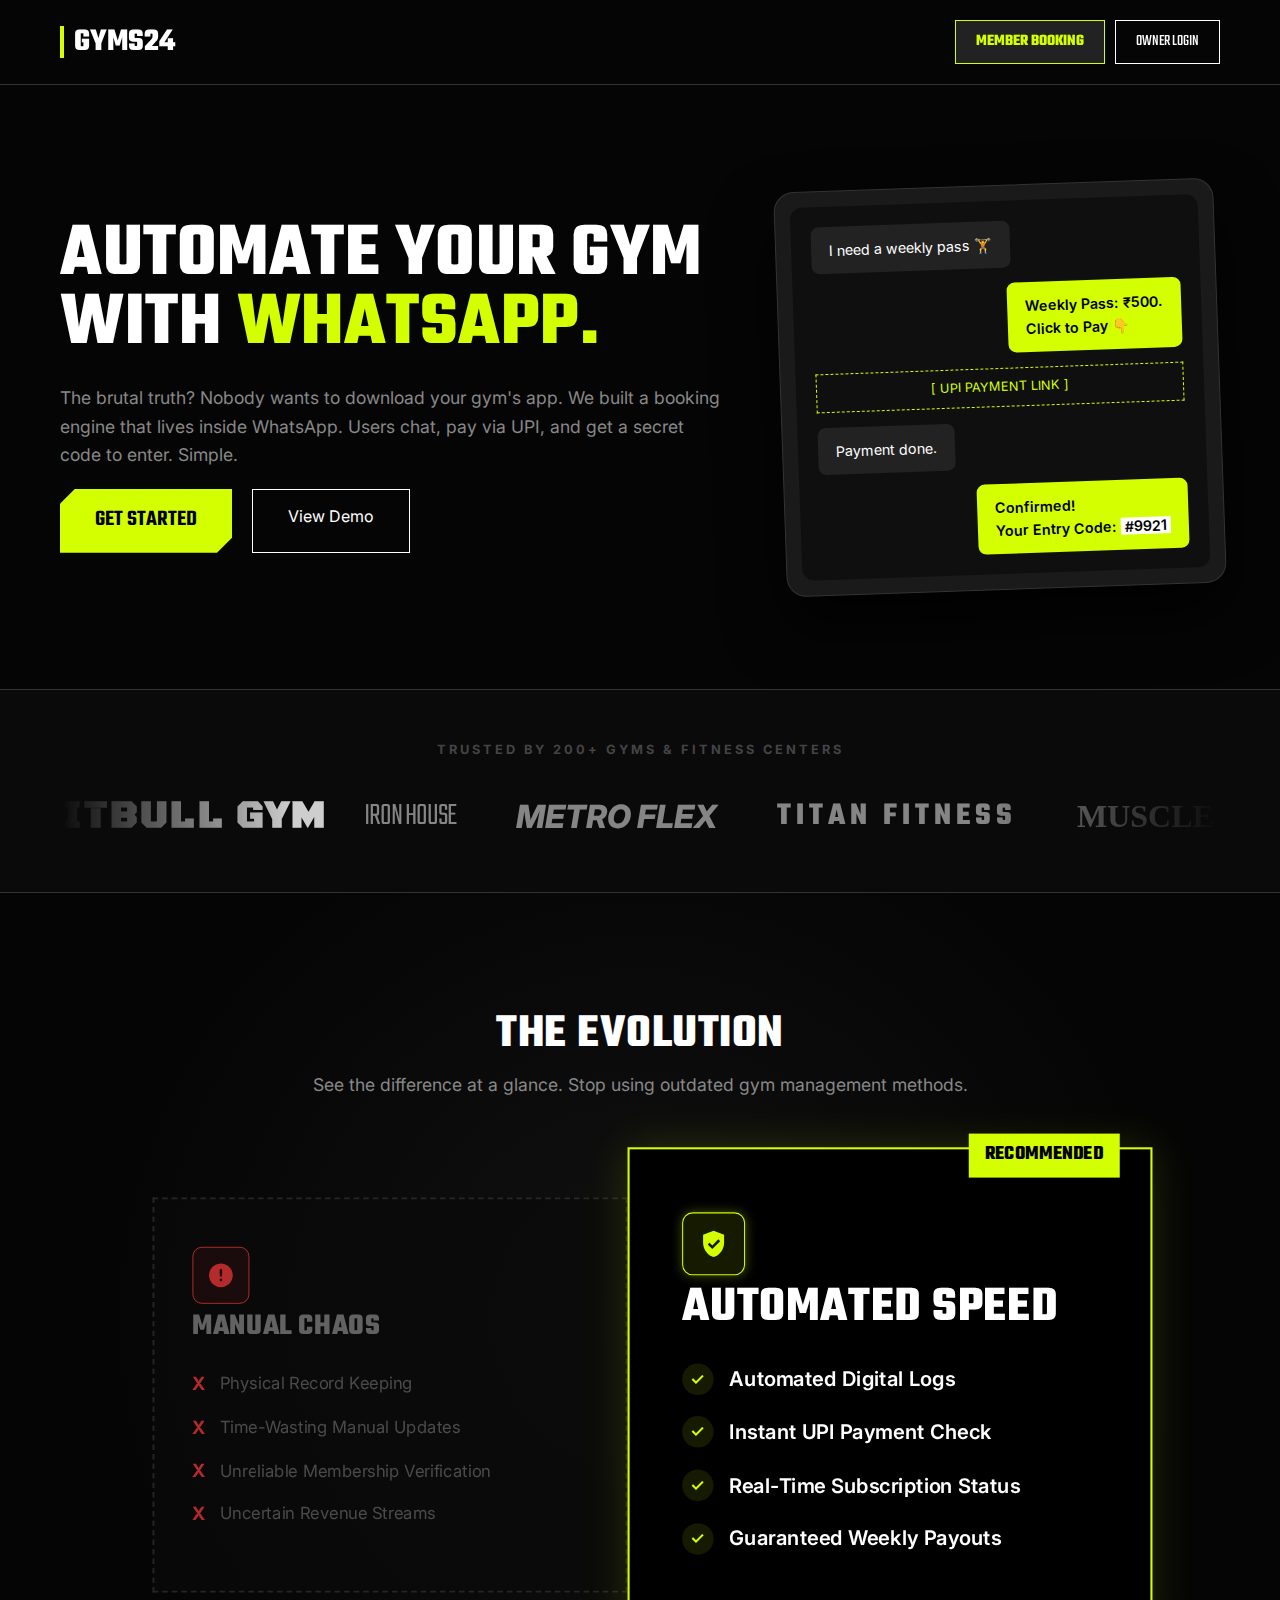
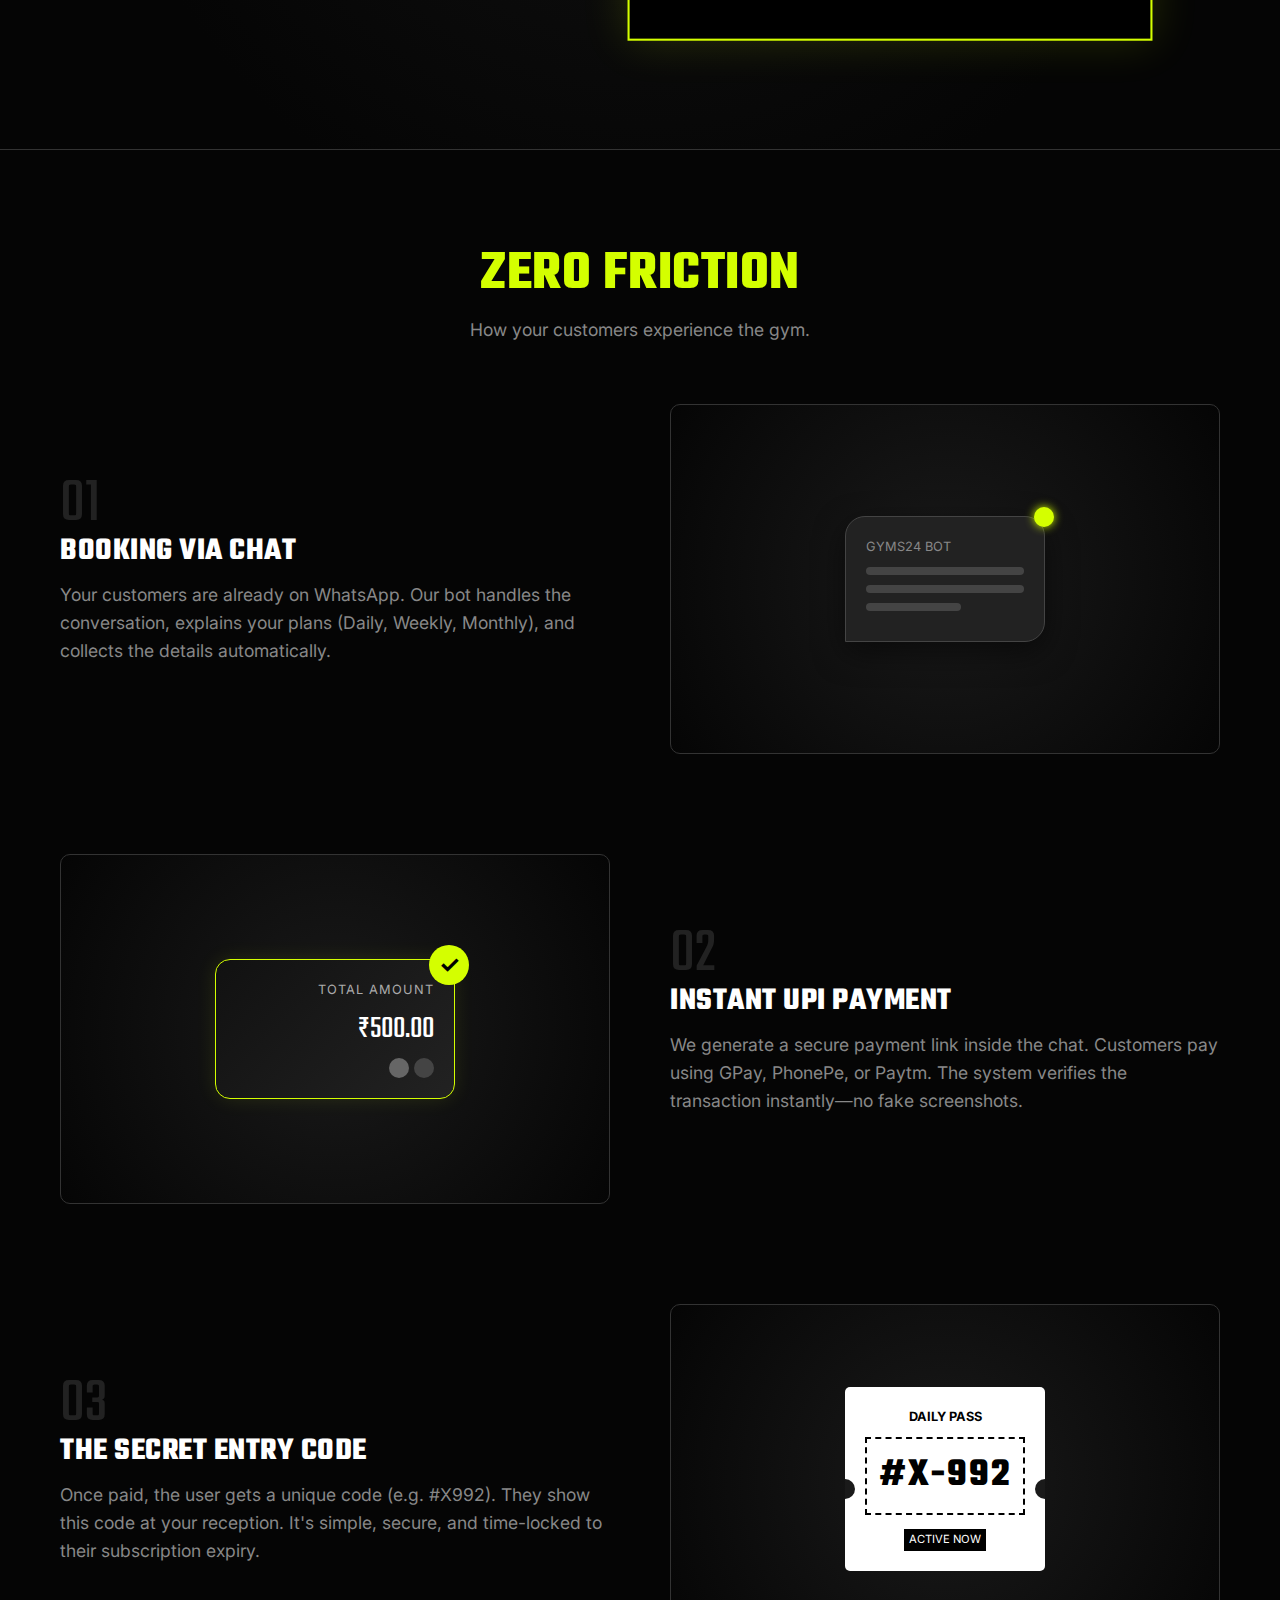
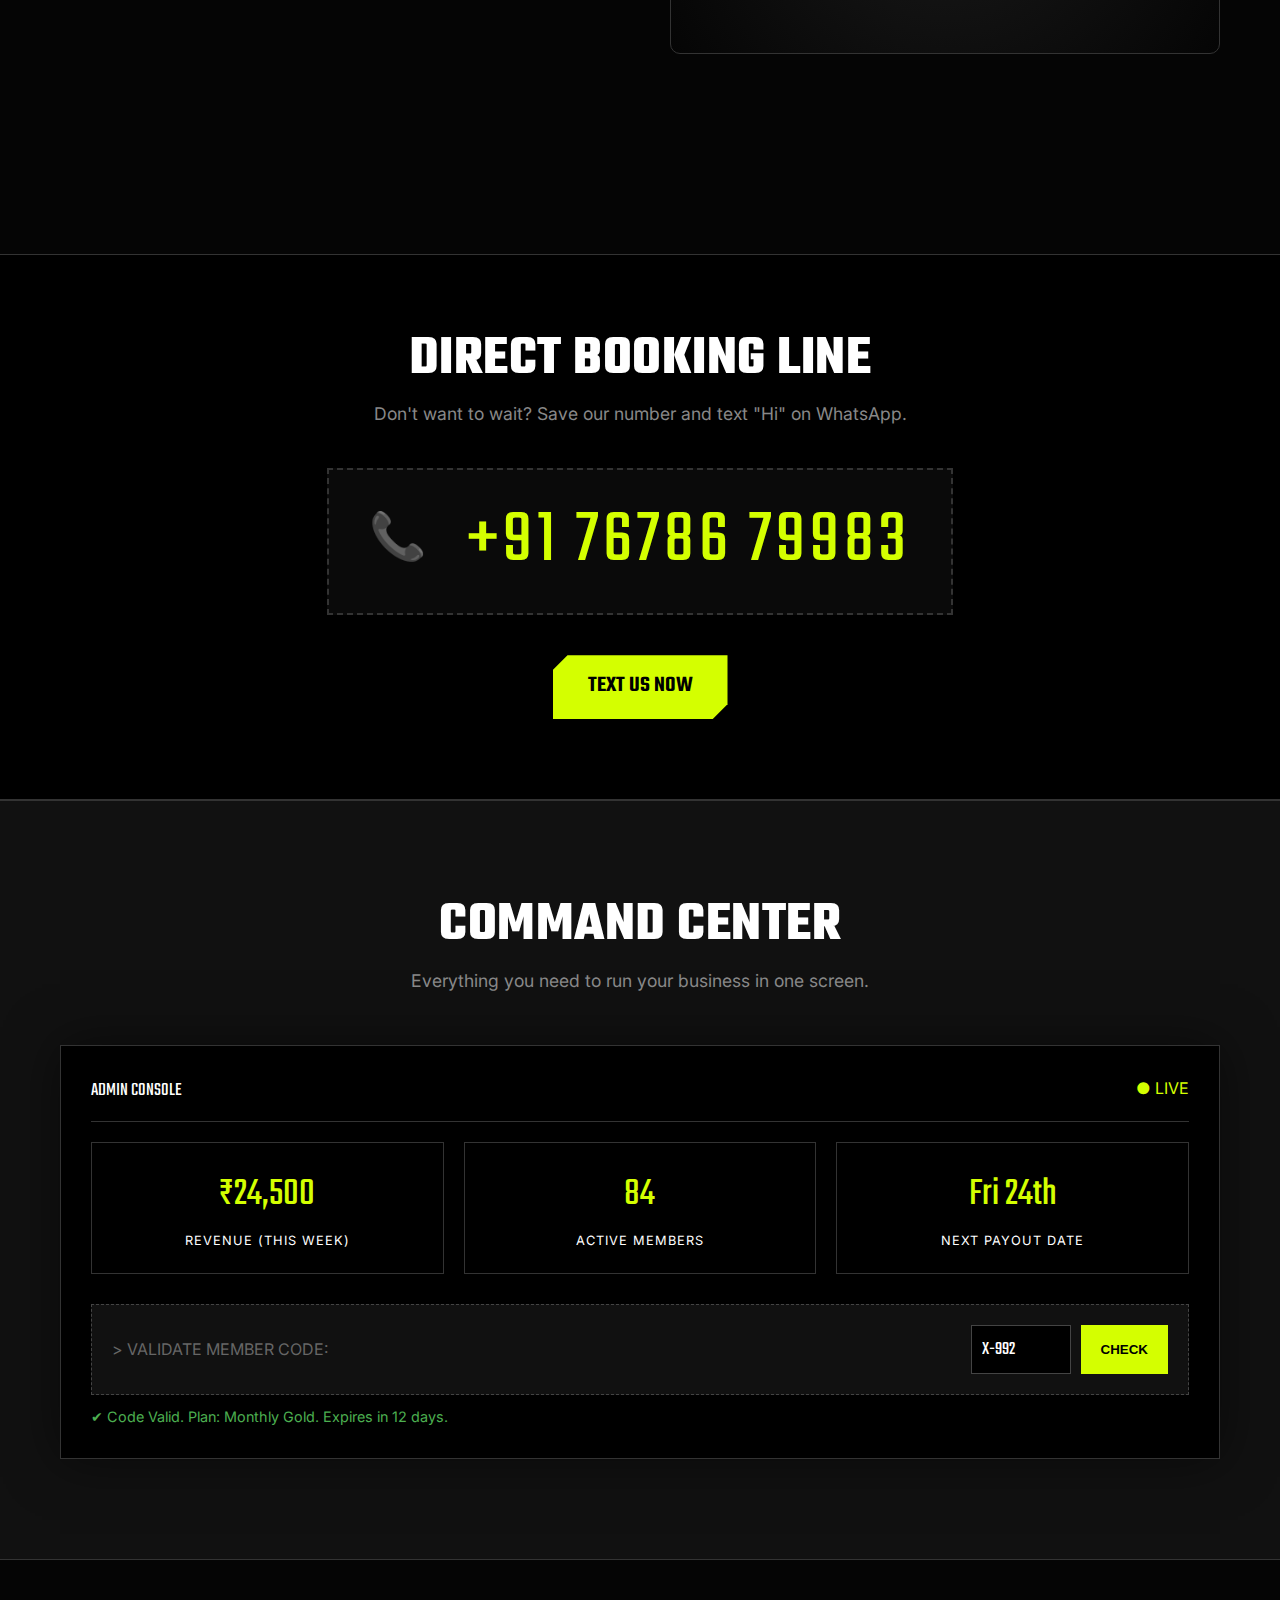
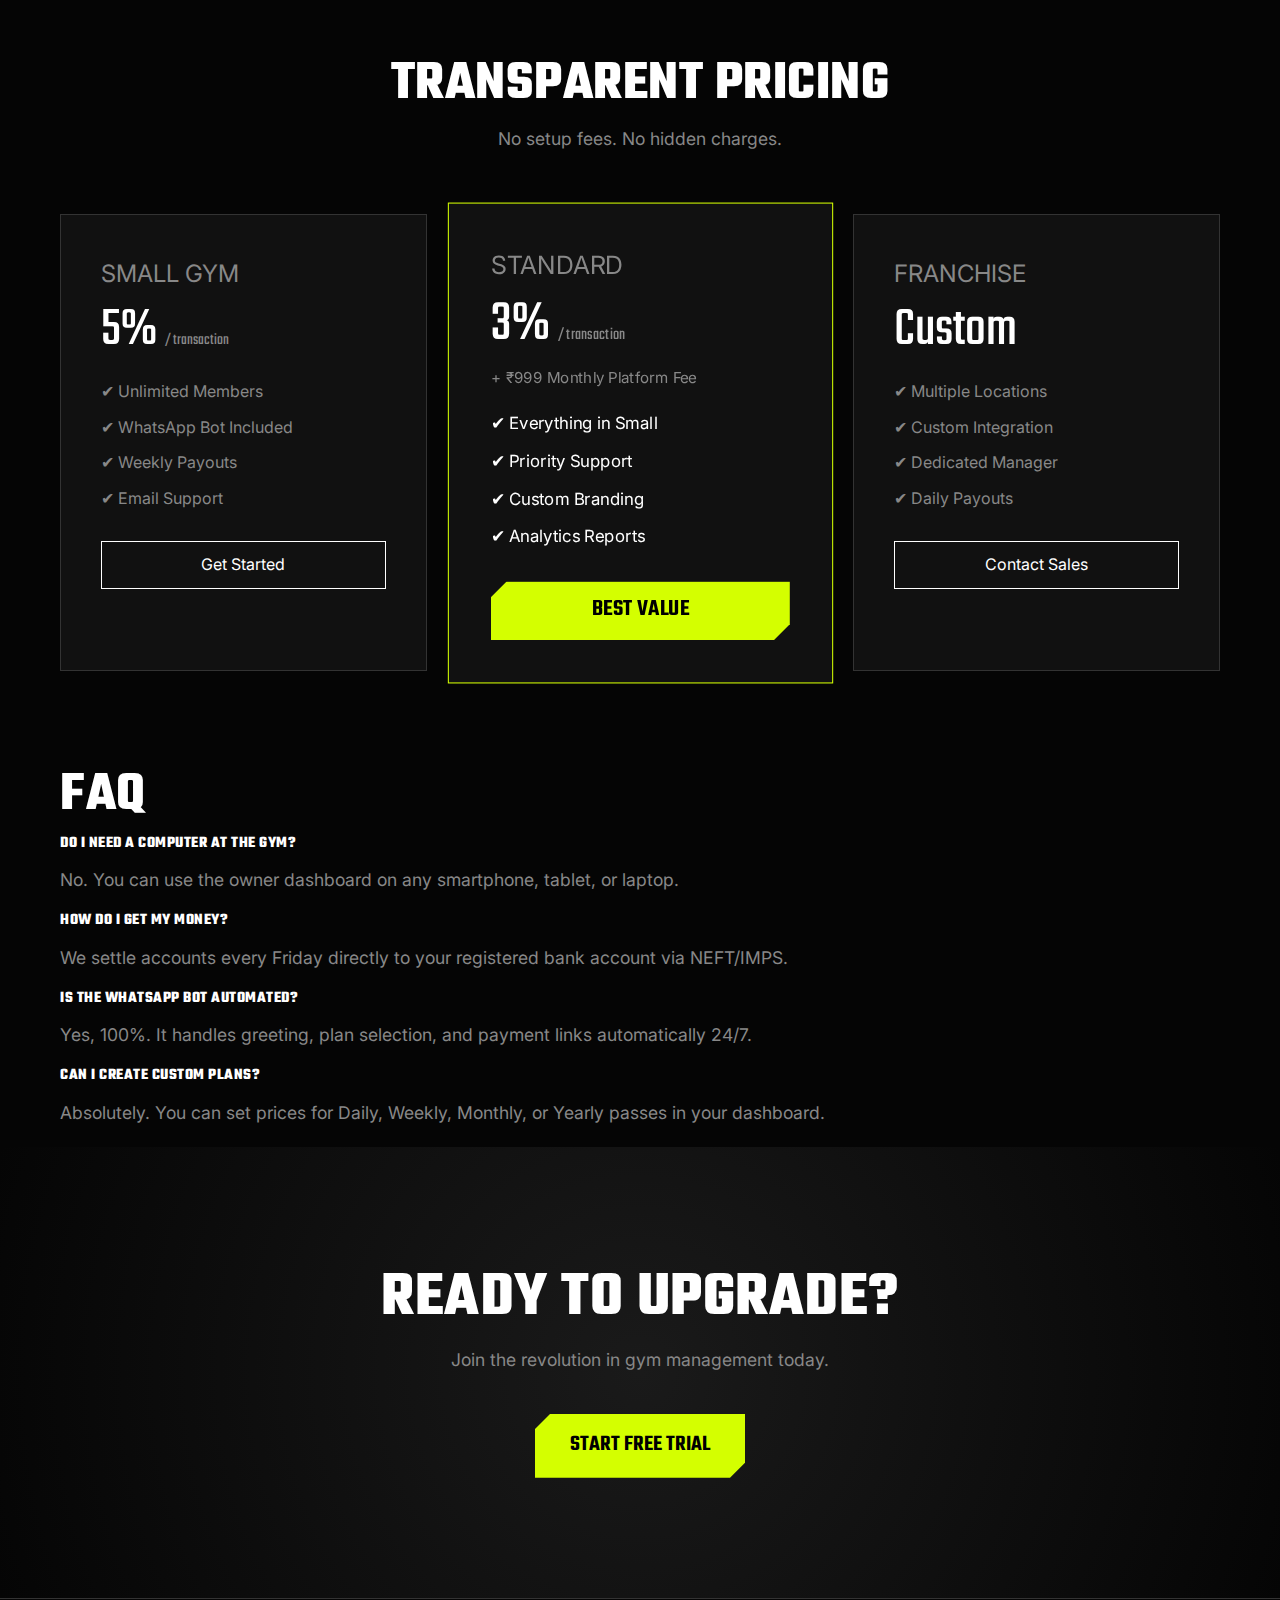
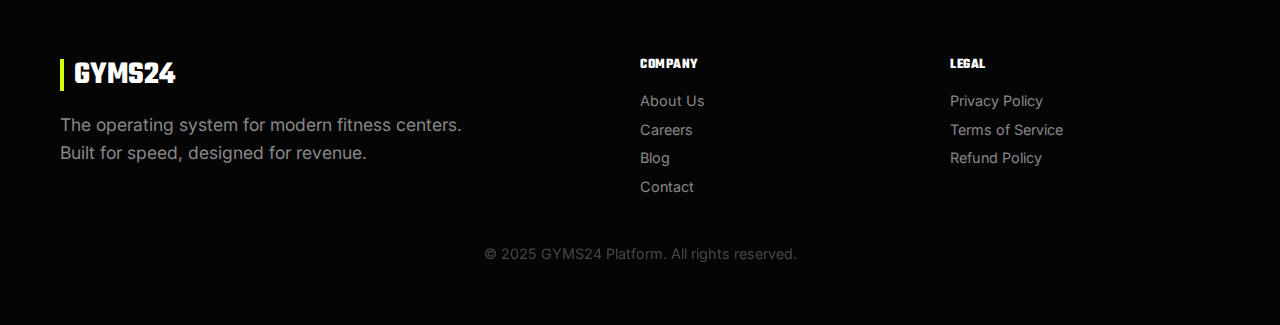
<file: index.html>
<!DOCTYPE html>
<html lang="en">
<head>
    <meta charset="UTF-8">
    <meta name="viewport" content="width=device-width, initial-scale=1.0">
    
    <meta name="description" content="GYMS24 is the best gym management software with WhatsApp booking, UPI payments, and automated attendance tracking. Simplify subscription management for your gym today.">
    <meta name="keywords" content="gym management software, whatsapp gym booking, upi payment integration, gym access control, subscription management system, automated attendance">
    <meta name="author" content="GYMS24">
    
    <title>GYMS24 | Best Gym Management Software with WhatsApp Booking</title>
    
    <link rel="preconnect" href="https://fonts.googleapis.com">
    <link href="https://fonts.googleapis.com/css2?family=Teko:wght@300;500;700&family=Inter:wght@300;400;600&family=Black+Ops+One&display=swap" rel="stylesheet">
    
    <style>
        :root {
            --bg: #050505;
            --surface: #111111;
            --surface-highlight: #1a1a1a;
            --text: #ffffff;
            --text-muted: #888888;
            --accent: #D4FF00; /* Neon Volt */
            --danger: #ff3b3b;
            --border: 1px solid #333;
        }

        * {
            box-sizing: border-box;
            margin: 0;
            padding: 0;
        }

        body {
            background-color: var(--bg);
            color: var(--text);
            font-family: 'Inter', sans-serif;
            line-height: 1.6;
            overflow-x: hidden;
        }

        h1, h2, h3, h4 {
            font-family: 'Teko', sans-serif;
            text-transform: uppercase;
            line-height: 0.9;
            letter-spacing: 0.5px;
            margin-bottom: 15px;
        }

        h2 { font-size: 3.5rem; }
        h3 { font-size: 2rem; }

        p {
            color: var(--text-muted);
            font-size: 1.1rem;
            margin-bottom: 20px;
        }

        a { text-decoration: none; color: inherit; transition: 0.3s; }
        ul { list-style: none; }

        /* --- UTILITIES --- */
        .container {
            max-width: 1200px;
            margin: 0 auto;
            padding: 0 20px;
        }

        .text-center { text-align: center; }
        .highlight { color: var(--accent); }

        .btn {
            display: inline-block;
            background: var(--accent);
            color: #000;
            padding: 14px 35px;
            font-family: 'Teko', sans-serif;
            font-size: 1.4rem;
            font-weight: 600;
            border: none;
            cursor: pointer;
            text-transform: uppercase;
            clip-path: polygon(15px 0, 100% 0, 100% calc(100% - 15px), calc(100% - 15px) 100%, 0 100%, 0 15px);
            transition: transform 0.2s, box-shadow 0.2s;
        }

        .btn:hover {
            transform: translateY(-2px);
            box-shadow: 0 0 25px rgba(212, 255, 0, 0.4);
        }

        .btn-outline {
            background: transparent;
            border: 1px solid var(--text);
            color: var(--text);
        }
        .btn-outline:hover {
            background: var(--text);
            color: #000;
        }
        
        /* UPDATED MEMBER BUTTON (Matches Theme) */
        .btn-member {
            background: #222;
            color: var(--accent);
            font-family: 'Teko';
            text-transform: uppercase;
            font-weight: bold;
            padding: 8px 20px;
            border: 1px solid var(--accent);
            margin-right: 10px;
        }
        .btn-member:hover {
            background: var(--accent);
            color: #000;
            box-shadow: 0 0 15px rgba(212, 255, 0, 0.3);
        }

        /* --- HEADER --- */
        header {
            padding: 20px 0;
            border-bottom: var(--border);
            position: sticky;
            top: 0;
            background: rgba(5, 5, 5, 0.95);
            backdrop-filter: blur(10px);
            z-index: 100;
        }
        .nav-flex {
            display: flex;
            justify-content: space-between;
            align-items: center;
        }
        .logo {
            font-size: 2rem;
            font-weight: 700;
            font-family: 'Teko', sans-serif;
            color: #fff;
            border-left: 4px solid var(--accent);
            padding-left: 10px;
            line-height: 1;
        }
        .nav-links {
            display: flex;
            gap: 30px;
            align-items: center;
        }
        .nav-links a.link {
            font-size: 0.9rem;
            font-weight: 600;
            text-transform: uppercase;
            color: var(--text-muted);
        }
        .nav-links a.link:hover { color: var(--accent); }
        
        .auth-buttons {
            display: flex;
            align-items: center;
        }

        /* --- HERO --- */
        .hero {
            padding: 100px 0;
            border-bottom: var(--border);
            overflow: hidden;
        }
        .hero-grid {
            display: grid;
            grid-template-columns: 1.2fr 0.8fr;
            gap: 60px;
            align-items: center;
        }
        .hero h1 {
            font-size: clamp(3.5rem, 6vw, 5.5rem);
            margin-bottom: 25px;
        }
        .btn-group { display: flex; gap: 20px; margin-top: 20px; }

        /* Chat Mockup */
        .chat-device {
            background: #1a1a1a;
            padding: 15px;
            border-radius: 20px;
            border: 1px solid #333;
            box-shadow: 0 30px 60px rgba(0,0,0,0.8);
            transform: rotate(-2deg);
        }
        .chat-screen {
            background: #0f0f0f;
            border-radius: 12px;
            padding: 20px;
            display: flex;
            flex-direction: column;
            gap: 15px;
        }
        .msg {
            padding: 12px 18px;
            border-radius: 8px;
            font-size: 0.9rem;
            max-width: 85%;
        }
        .msg-l { background: #222; color: #fff; align-self: flex-start; }
        .msg-r { background: var(--accent); color: #000; align-self: flex-end; font-weight: 600; }
        
        /* --- TRUSTED BY --- */
        .trusted-by {
            padding: 50px 0;
            border-bottom: var(--border);
            background: #0a0a0a;
            overflow: hidden;
            position: relative;
        }
        
        .trusted-label {
            text-align: center;
            font-size: 0.8rem;
            text-transform: uppercase;
            letter-spacing: 3px;
            color: #444;
            margin-bottom: 30px;
            font-weight: 700;
        }

        .marquee-wrapper {
            display: flex;
            width: 100%;
            overflow: hidden;
            mask-image: linear-gradient(to right, transparent, black 20%, black 80%, transparent);
        }

        .marquee-content {
            display: flex;
            gap: 60px;
            animation: scroll 20s linear infinite;
            min-width: 100%;
            align-items: center;
            justify-content: space-around;
        }

        @keyframes scroll {
            0% { transform: translateX(0); }
            100% { transform: translateX(-100%); }
        }

        .gym-logo {
            font-size: 2rem;
            color: #fff;
            opacity: 0.5;
            font-weight: 700;
            white-space: nowrap;
            transition: 0.3s;
            cursor: default;
        }
        .gym-logo:hover { opacity: 1; color: var(--accent); }
        .logo-fitbull { font-family: 'Black Ops One', system-ui; letter-spacing: 2px; transform: scale(1.2); opacity: 0.8; }
        .logo-iron { font-family: 'Teko'; letter-spacing: -1px; font-weight: 300; }
        .logo-metro { font-family: 'Inter'; font-weight: 800; font-style: italic; }
        .logo-titan { font-family: 'Teko'; letter-spacing: 5px; }
        .logo-muscle { font-family: serif; font-weight: 900; }

        /* --- REDESIGNED COMPARISON (Why Switch) --- */
        .comparison {
            padding: 120px 0;
            border-bottom: var(--border);
            background: radial-gradient(circle at 50% 50%, #111 0%, #050505 70%);
        }
        .comp-grid {
            display: grid;
            grid-template-columns: 1fr 1fr;
            gap: 0;
            margin-top: 60px;
            align-items: center;
            max-width: 1000px;
            margin-left: auto;
            margin-right: auto;
        }
        
        /* OLD WAY CARD */
        .comp-card-old {
            background: #0a0a0a;
            border: 2px dashed #333;
            padding: 50px 40px;
            opacity: 0.7;
            transform: scale(0.95);
            transition: 0.3s;
            position: relative;
            z-index: 1;
        }
        .comp-card-old:hover { opacity: 1; }
        .comp-card-old h3 { color: #888; font-size: 2rem; margin-bottom: 30px; }
        
        .comp-list-old li {
            color: #666;
            margin-bottom: 15px;
            font-size: 1.1rem;
            display: flex;
            align-items: center;
            gap: 15px;
            text-decoration: none;
        }
        .comp-list-old li span {
            color: var(--danger);
            font-weight: bold;
            text-decoration: none;
            font-size: 1.2rem;
        }

        /* NEW WAY CARD */
        .comp-card-new {
            background: #000;
            border: 2px solid var(--accent);
            padding: 60px 50px;
            box-shadow: 0 0 40px rgba(212, 255, 0, 0.15);
            transform: scale(1.05);
            position: relative;
            z-index: 2;
        }
        .comp-card-new h3 { color: #fff; font-size: 3rem; margin-bottom: 30px; }
        .comp-card-new .badge {
            position: absolute;
            top: -15px; right: 30px;
            background: var(--accent);
            color: #000;
            font-weight: bold;
            padding: 5px 15px;
            text-transform: uppercase;
            font-family: 'Teko';
            font-size: 1.2rem;
        }

        .comp-list-new li {
            color: #fff;
            margin-bottom: 20px;
            font-size: 1.2rem;
            display: flex;
            align-items: center;
            gap: 15px;
            font-weight: 600;
        }
        .comp-list-new li span {
            color: var(--accent);
            background: rgba(212, 255, 0, 0.1);
            width: 30px; height: 30px;
            border-radius: 50%;
            display: flex;
            align-items: center;
            justify-content: center;
            font-size: 1rem;
        }
        
        /* ICON STYLING */
        .comp-icon {
            width: 60px; height: 60px;
            margin-bottom: 10px;
            display: flex;
            align-items: center;
            justify-content: center;
            border-radius: 10px;
        }
        .icon-chaos { 
            background: rgba(255, 59, 59, 0.1); 
            border: 1px solid var(--danger);
        }
        .icon-system { 
            background: rgba(212, 255, 0, 0.1); 
            border: 1px solid var(--accent);
            box-shadow: 0 0 10px rgba(212, 255, 0, 0.3);
        }
        .icon-svg {
            width: 30px; height: 30px;
            fill: currentColor;
        }

        /* --- FEATURES: USER FLOW (Zero Friction) --- */
        .feature-section { padding: 100px 0; }
        .feature-row { display: grid; grid-template-columns: 1fr 1fr; gap: 60px; align-items: center; margin-bottom: 100px; }
        .feature-row.reverse { direction: rtl; }
        .feature-row.reverse .feature-text { direction: ltr; }
        .step-num { font-family: 'Teko'; font-size: 4rem; color: #222; line-height: 1; }

        /* --- CUSTOM GRAPHICS (Zero Friction) --- */
        .graphic-container { background: radial-gradient(circle at center, #1a1a1a 0%, #050505 100%); height: 350px; border: 1px solid #333; border-radius: 10px; display: flex; align-items: center; justify-content: center; position: relative; overflow: hidden; }
        .g-chat-bubble { background: #222; border: 1px solid #444; padding: 20px; border-radius: 20px 20px 20px 0; width: 200px; box-shadow: 0 10px 30px rgba(0,0,0,0.5); position: relative; }
        .g-chat-bubble::after { content: ''; position: absolute; top: -10px; right: -10px; width: 20px; height: 20px; background: var(--accent); border-radius: 50%; box-shadow: 0 0 10px var(--accent); }
        .g-line { height: 8px; background: #444; margin-bottom: 10px; border-radius: 4px; }
        .g-line.short { width: 60%; }
        .g-pay-card { background: linear-gradient(135deg, #111, #222); border: 1px solid var(--accent); width: 240px; height: 140px; border-radius: 15px; padding: 20px; display: flex; flex-direction: column; justify-content: space-between; box-shadow: 0 0 20px rgba(212, 255, 0, 0.1); position: relative; }
        .g-check-circle { width: 40px; height: 40px; background: var(--accent); border-radius: 50%; display: flex; align-items: center; justify-content: center; font-weight: bold; font-size: 1.5rem; color: #000; position: absolute; top: -15px; right: -15px; }
        .g-pay-text { font-family: 'Teko'; font-size: 2rem; color: #fff; }
        .g-pass-ticket { background: #fff; color: #000; width: 200px; padding: 20px; text-align: center; border-radius: 5px; position: relative; clip-path: polygon(0 0, 100% 0, 100% 100%, 0 100%); }
        .g-pass-ticket::before, .g-pass-ticket::after { content: ''; position: absolute; top: 50%; width: 20px; height: 20px; background: #1a1a1a; border-radius: 50%; }
        .g-pass-ticket::before { left: -10px; }
        .g-pass-ticket::after { right: -10px; }
        .g-code { font-family: 'Teko'; font-size: 2.5rem; font-weight: 700; letter-spacing: 2px; border: 2px dashed #000; padding: 5px; margin: 10px 0; }
        
        /* --- NEW SECTION: DIRECT BOOKING LINE --- */
        .direct-booking {
            background: #000;
            padding: 80px 0;
            border-top: var(--border);
            border-bottom: var(--border);
        }
        .phone-display {
            font-family: 'Teko';
            font-size: clamp(3rem, 6vw, 6rem);
            color: var(--accent);
            margin: 20px 0;
            border: 2px dashed #333;
            display: inline-block;
            padding: 10px 40px;
            letter-spacing: 5px;
            background: rgba(20, 20, 20, 0.5);
        }
        .icon-phone {
            font-size: 0.6em;
            vertical-align: middle;
            margin-right: 20px;
        }

        /* --- FEATURES: OWNER DASHBOARD --- */
        .owner-showcase { background: #111; padding: 100px 0; border-top: var(--border); border-bottom: var(--border); }
        .dashboard-ui { background: #000; border: 1px solid #333; padding: 30px; margin-top: 50px; box-shadow: 0 0 50px rgba(0,0,0,0.5); }
        .ui-grid { display: grid; grid-template-columns: repeat(3, 1fr); gap: 20px; margin-bottom: 30px; }
        .ui-stat { border: 1px solid #333; padding: 20px; text-align: center; }
        .ui-val { font-family: 'Teko'; font-size: 2.5rem; color: var(--accent); display: block; }
        .ui-label { font-size: 0.8rem; text-transform: uppercase; letter-spacing: 1px; }
        .code-checker { display: flex; gap: 10px; background: #111; padding: 20px; border: 1px dashed #444; }

        /* --- PRICING --- */
        .pricing { padding: 100px 0; }
        .pricing-grid { display: grid; grid-template-columns: repeat(auto-fit, minmax(300px, 1fr)); gap: 30px; margin-top: 60px; }
        .price-card { background: var(--surface); border: 1px solid #333; padding: 40px; transition: 0.3s; }
        .price-card:hover { border-color: var(--accent); transform: translateY(-10px); }
        .price-header { font-size: 1.5rem; color: var(--text-muted); text-transform: uppercase; }
        .price-amount { font-family: 'Teko'; font-size: 3.5rem; color: #fff; line-height: 1; margin: 10px 0; }
        .price-amount span { font-size: 1rem; color: var(--text-muted); }

        /* --- FOOTER --- */
        .big-cta { padding: 120px 0; text-align: center; background: radial-gradient(circle at center, #1a1a1a 0%, #050505 100%); }
        footer { padding: 60px 0; border-top: var(--border); color: var(--text-muted); font-size: 0.9rem; }
        .footer-grid { display: grid; grid-template-columns: 2fr 1fr 1fr; gap: 40px; }

        /* --- RESPONSIVE --- */
        @media (max-width: 768px) {
            .hero-grid, .feature-row, .comp-grid, .faq-grid, .footer-grid, .ui-grid { grid-template-columns: 1fr; }
            .nav-links { display: none; }
            .hero h1 { font-size: 3rem; }
            .feature-row.reverse { direction: ltr; }
            .comp-card-new { transform: scale(1); margin-top: 20px; }
            .phone-display { font-size: 2rem; padding: 10px; letter-spacing: 2px; }
        }
    </style>
</head>
<body>

    <header>
        <div class="container nav-flex">
            <a href="#" class="logo">GYMS24</a>
            
            <div class="auth-buttons">
                <a href="https://wa.me/917678679983" class="btn-member">Member Booking</a>
                
                <a href="#" class="btn-outline" style="padding: 8px 20px; font-family:'Teko'; text-transform:uppercase;">Owner Login</a>
            </div>
        </div>
    </header>

    <section class="hero">
        <div class="container hero-grid">
            <div class="hero-text">
                <h1>Automate Your Gym <br> With <span class="highlight">WhatsApp.</span></h1>
                <p>The brutal truth? Nobody wants to download your gym's app. We built a booking engine that lives inside WhatsApp. Users chat, pay via UPI, and get a secret code to enter. Simple.</p>
                <div class="btn-group">
                    <a href="#" class="btn">Get Started</a>
                    <a href="#" class="btn-outline" style="padding: 14px 35px;">View Demo</a>
                </div>
            </div>
            <div class="hero-visual">
                <div class="chat-device">
                    <div class="chat-screen">
                        <div class="msg msg-l">I need a weekly pass 🏋️</div>
                        <div class="msg msg-r">Weekly Pass: ₹500. <br>Click to Pay 👇</div>
                        <div style="text-align: center; border: 1px dashed var(--accent); color: var(--accent); padding: 8px; font-size: 0.8rem;">[ UPI PAYMENT LINK ]</div>
                        <div class="msg msg-l">Payment done.</div>
                        <div class="msg msg-r">Confirmed! <br>Your Entry Code: <span style="background:#fff; color:#000; padding:0 4px;">#9921</span></div>
                    </div>
                </div>
            </div>
        </div>
    </section>

    <section class="trusted-by">
        <div class="container">
            <p class="trusted-label">Trusted by 200+ Gyms & Fitness Centers</p>
            
            <div class="marquee-wrapper">
                <div class="marquee-content">
                    <span class="gym-logo logo-fitbull">FITBULL GYM</span>
                    <span class="gym-logo logo-iron">IRON HOUSE</span>
                    <span class="gym-logo logo-metro">METRO FLEX</span>
                    <span class="gym-logo logo-titan">TITAN FITNESS</span>
                    <span class="gym-logo logo-muscle">MUSCLE FACTORY</span>
                    <span class="gym-logo logo-fitbull">FITBULL GYM</span>
                    <span class="gym-logo logo-iron">IRON HOUSE</span>
                    <span class="gym-logo logo-metro">METRO FLEX</span>
                    <span class="gym-logo logo-titan">TITAN FITNESS</span>
                    <span class="gym-logo logo-muscle">MUSCLE FACTORY</span>
                </div>
            </div>
            <h2 style="display:none;">Fitbull and other top Indian gyms use our management software</h2>
        </div>
    </section>

    <section class="comparison">
        <div class="container">
            <div class="text-center">
                <h2 style="font-size: 3rem;">The Evolution</h2>
                <p>See the difference at a glance. Stop using outdated gym management methods.</p>
            </div>
            
            <div class="comp-grid">
                
                <div class="comp-card-old">
                    <div class="comp-icon icon-chaos">
                        <svg class="icon-svg" viewBox="0 0 24 24" fill="none" xmlns="http://www.w3.org/2000/svg" style="fill: var(--danger);">
                            <path d="M12 2C6.48 2 2 6.48 2 12s4.48 10 10 10 10-4.48 10-10S17.52 2 12 2zm1 15h-2v-2h2v2zm0-4h-2V7h2v6z"/>
                        </svg>
                    </div>
                    <h3>Manual Chaos</h3>
                    <ul class="comp-list-old">
                        <li><span>X</span> Physical Record Keeping</li>
                        <li><span>X</span> Time-Wasting Manual Updates</li>
                        <li><span>X</span> Unreliable Membership Verification</li>
                        <li><span>X</span> Uncertain Revenue Streams</li>
                    </ul>
                </div>

                <div class="comp-card-new">
                    <div class="badge">Recommended</div>
                    <div class="comp-icon icon-system">
                        <svg class="icon-svg" viewBox="0 0 24 24" fill="none" xmlns="http://www.w3.org/2000/svg" style="fill: var(--accent);">
                            <path d="M12 2L4 5v6.09c0 5.05 3.41 9.76 8 10.91 4.59-1.15 8-5.86 8-10.91V5l-8-3zm-1 14l-3.5-3.5 1.41-1.41L11 13.17l4.59-4.58L17 9.99l-6 6z"/>
                        </svg>
                    </div>
                    <h3>Automated Speed</h3>
                    <ul class="comp-list-new">
                        <li><span>✓</span> Automated Digital Logs</li>
                        <li><span>✓</span> Instant UPI Payment Check</li>
                        <li><span>✓</span> Real-Time Subscription Status</li>
                        <li><span>✓</span> Guaranteed Weekly Payouts</li>
                    </ul>
                </div>

            </div>
        </div>
    </section>

    <section class="feature-section" id="how-it-works">
        <div class="container">
            <div class="text-center" style="margin-bottom: 60px;">
                <h2 class="highlight">Zero Friction</h2>
                <p>How your customers experience the gym.</p>
            </div>

            <div class="feature-row">
                <div class="feature-text">
                    <span class="step-num">01</span>
                    <h3>Booking via Chat</h3>
                    <p>Your customers are already on WhatsApp. Our bot handles the conversation, explains your plans (Daily, Weekly, Monthly), and collects the details automatically.</p>
                </div>
                <div class="graphic-container">
                    <div class="g-chat-bubble">
                        <div style="font-size: 0.8rem; color: #888; margin-bottom: 10px;">GYMS24 BOT</div>
                        <div class="g-line"></div>
                        <div class="g-line"></div>
                        <div class="g-line short"></div>
                    </div>
                </div>
            </div>

            <div class="feature-row reverse">
                <div class="feature-text">
                    <span class="step-num">02</span>
                    <h3>Instant UPI Payment</h3>
                    <p>We generate a secure payment link inside the chat. Customers pay using GPay, PhonePe, or Paytm. The system verifies the transaction instantly—no fake screenshots.</p>
                </div>
                <div class="graphic-container">
                    <div class="g-pay-card">
                        <div style="font-size: 0.8rem; color: #aaa; letter-spacing: 1px;">TOTAL AMOUNT</div>
                        <div class="g-pay-text">₹500.00</div>
                        <div style="display:flex; gap:5px;">
                            <div style="width:20px; height:20px; border-radius:50%; background:#444;"></div>
                            <div style="width:20px; height:20px; border-radius:50%; background:#666;"></div>
                        </div>
                        <div class="g-check-circle">✓</div>
                    </div>
                </div>
            </div>

             <div class="feature-row">
                <div class="feature-text">
                    <span class="step-num">03</span>
                    <h3>The Secret Entry Code</h3>
                    <p>Once paid, the user gets a unique code (e.g. #X992). They show this code at your reception. It's simple, secure, and time-locked to their subscription expiry.</p>
                </div>
                <div class="graphic-container">
                    <div class="g-pass-ticket">
                        <div style="font-size: 0.8rem; text-transform: uppercase; font-weight: bold;">Daily Pass</div>
                        <div class="g-code">#X-992</div>
                        <div style="font-size: 0.7rem; background: #000; color: #fff; padding: 2px 5px; display: inline-block;">ACTIVE NOW</div>
                    </div>
                </div>
            </div>
        </div>
    </section>

    <section class="direct-booking">
        <div class="container text-center">
            <h2>Direct Booking Line</h2>
            <p>Don't want to wait? Save our number and text "Hi" on WhatsApp.</p>
            
            <div class="phone-display">
                <span class="icon-phone">📞</span> +91 76786 79983
            </div>
            
            <br>
            <a href="https://wa.me/917678679983" class="btn" style="margin-top: 20px;">Text Us Now</a>
        </div>
    </section>

    <section class="owner-showcase" id="owners">
        <div class="container">
            <div class="text-center">
                <h2>Command Center</h2>
                <p>Everything you need to run your business in one screen.</p>
            </div>
            <div class="dashboard-ui">
                <div style="display:flex; justify-content: space-between; border-bottom: 1px solid #333; padding-bottom: 15px; margin-bottom: 20px;">
                    <span style="font-family: 'Teko'; font-size: 1.2rem;">ADMIN CONSOLE</span>
                    <span class="highlight">● LIVE</span>
                </div>
                <div class="ui-grid">
                    <div class="ui-stat">
                        <span class="ui-val">₹24,500</span>
                        <span class="ui-label">Revenue (This Week)</span>
                    </div>
                    <div class="ui-stat">
                        <span class="ui-val">84</span>
                        <span class="ui-label">Active Members</span>
                    </div>
                    <div class="ui-stat">
                        <span class="ui-val">Fri 24th</span>
                        <span class="ui-label">Next Payout Date</span>
                    </div>
                </div>
                <div class="code-checker">
                    <div style="flex: 1; color: #666; display: flex; align-items: center;"> > VALIDATE MEMBER CODE:</div>
                    <input type="text" value="X-992" style="background: #000; border: 1px solid #444; color: #fff; padding: 10px; font-family: 'Teko'; font-size: 1.2rem; width: 100px;">
                    <button style="background: var(--accent); border: none; padding: 0 20px; font-weight: bold;">CHECK</button>
                </div>
                <div style="margin-top: 10px; color: #4caf50; font-size: 0.9rem;">✔ Code Valid. Plan: Monthly Gold. Expires in 12 days.</div>
            </div>
        </div>
    </section>

    <section class="pricing" id="pricing">
        <div class="container">
            <div class="text-center">
                <h2>Transparent Pricing</h2>
                <p>No setup fees. No hidden charges.</p>
            </div>
            <div class="pricing-grid">
                <div class="price-card">
                    <div class="price-header">Small Gym</div>
                    <div class="price-amount">5% <span>/ transaction</span></div>
                    <ul class="check-list" style="list-style:none; margin-top:20px;">
                        <li style="color:#888; margin-bottom:10px;">✔ Unlimited Members</li>
                        <li style="color:#888; margin-bottom:10px;">✔ WhatsApp Bot Included</li>
                        <li style="color:#888; margin-bottom:10px;">✔ Weekly Payouts</li>
                        <li style="color:#888; margin-bottom:10px;">✔ Email Support</li>
                    </ul>
                    <a href="#" class="btn-outline" style="margin-top: 30px; display:block; text-align:center; padding: 10px;">Get Started</a>
                </div>
                
                <div class="price-card" style="border-color: var(--accent); transform: scale(1.05);">
                    <div class="price-header highlight">Standard</div>
                    <div class="price-amount">3% <span>/ transaction</span></div>
                    <p style="font-size: 0.9rem;">+ ₹999 Monthly Platform Fee</p>
                    <ul class="check-list" style="list-style:none; margin-top:20px;">
                        <li style="color:#fff; margin-bottom:10px;">✔ Everything in Small</li>
                        <li style="color:#fff; margin-bottom:10px;">✔ Priority Support</li>
                        <li style="color:#fff; margin-bottom:10px;">✔ Custom Branding</li>
                        <li style="color:#fff; margin-bottom:10px;">✔ Analytics Reports</li>
                    </ul>
                    <a href="#" class="btn" style="margin-top: 30px; display:block; text-align:center; padding: 10px;">Best Value</a>
                </div>

                <div class="price-card">
                    <div class="price-header">Franchise</div>
                    <div class="price-amount">Custom</div>
                    <ul class="check-list" style="list-style:none; margin-top:20px;">
                        <li style="color:#888; margin-bottom:10px;">✔ Multiple Locations</li>
                        <li style="color:#888; margin-bottom:10px;">✔ Custom Integration</li>
                        <li style="color:#888; margin-bottom:10px;">✔ Dedicated Manager</li>
                        <li style="color:#888; margin-bottom:10px;">✔ Daily Payouts</li>
                    </ul>
                    <a href="#" class="btn-outline" style="margin-top: 30px; display:block; text-align:center; padding: 10px;">Contact Sales</a>
                </div>
            </div>
        </div>
    </section>

    <section class="faq" id="faq">
        <div class="container">
            <h2>FAQ</h2>
            <div class="faq-grid">
                <div class="faq-item">
                    <h4>Do I need a computer at the gym?</h4>
                    <p>No. You can use the owner dashboard on any smartphone, tablet, or laptop.</p>
                </div>
                <div class="faq-item">
                    <h4>How do I get my money?</h4>
                    <p>We settle accounts every Friday directly to your registered bank account via NEFT/IMPS.</p>
                </div>
                <div class="faq-item">
                    <h4>Is the WhatsApp bot automated?</h4>
                    <p>Yes, 100%. It handles greeting, plan selection, and payment links automatically 24/7.</p>
                </div>
                <div class="faq-item">
                    <h4>Can I create custom plans?</h4>
                    <p>Absolutely. You can set prices for Daily, Weekly, Monthly, or Yearly passes in your dashboard.</p>
                </div>
            </div>
        </div>
    </section>

    <div class="big-cta">
        <div class="container">
            <h2 style="font-size: 4rem; line-height: 1;">Ready to Upgrade?</h2>
            <p style="margin-bottom: 40px;">Join the revolution in gym management today.</p>
            <a href="#" class="btn">Start Free Trial</a>
        </div>
    </div>

    <footer>
        <div class="container footer-grid">
            <div>
                <div class="logo" style="margin-bottom: 20px;">GYMS24</div>
                <p>The operating system for modern fitness centers. <br>Built for speed, designed for revenue.</p>
            </div>
            <div>
                <h4 style="color: #fff;">Company</h4>
                <ul style="line-height: 2;">
                    <li><a href="#">About Us</a></li>
                    <li><a href="#">Careers</a></li>
                    <li><a href="#">Blog</a></li>
                    <li><a href="#">Contact</a></li>
                </ul>
            </div>
            <div>
                <h4 style="color: #fff;">Legal</h4>
                <ul style="line-height: 2;">
                    <li><a href="#">Privacy Policy</a></li>
                    <li><a href="#">Terms of Service</a></li>
                    <li><a href="#">Refund Policy</a></li>
                </ul>
            </div>
        </div>
        <div class="container text-center" style="margin-top: 40px; opacity: 0.5;">
            &copy; 2025 GYMS24 Platform. All rights reserved.
        </div>
    </footer>

<script defer src="https://static.cloudflareinsights.com/beacon.min.js/vcd15cbe7772f49c399c6a5babf22c1241717689176015" integrity="sha512-ZpsOmlRQV6y907TI0dKBHq9Md29nnaEIPlkf84rnaERnq6zvWvPUqr2ft8M1aS28oN72PdrCzSjY4U6VaAw1EQ==" data-cf-beacon='{"version":"2024.11.0","token":"e66ebb28e1f84ce29e23680940984534","r":1,"server_timing":{"name":{"cfCacheStatus":true,"cfEdge":true,"cfExtPri":true,"cfL4":true,"cfOrigin":true,"cfSpeedBrain":true},"location_startswith":null}}' crossorigin="anonymous"></script>
</body>
</html>
</file>
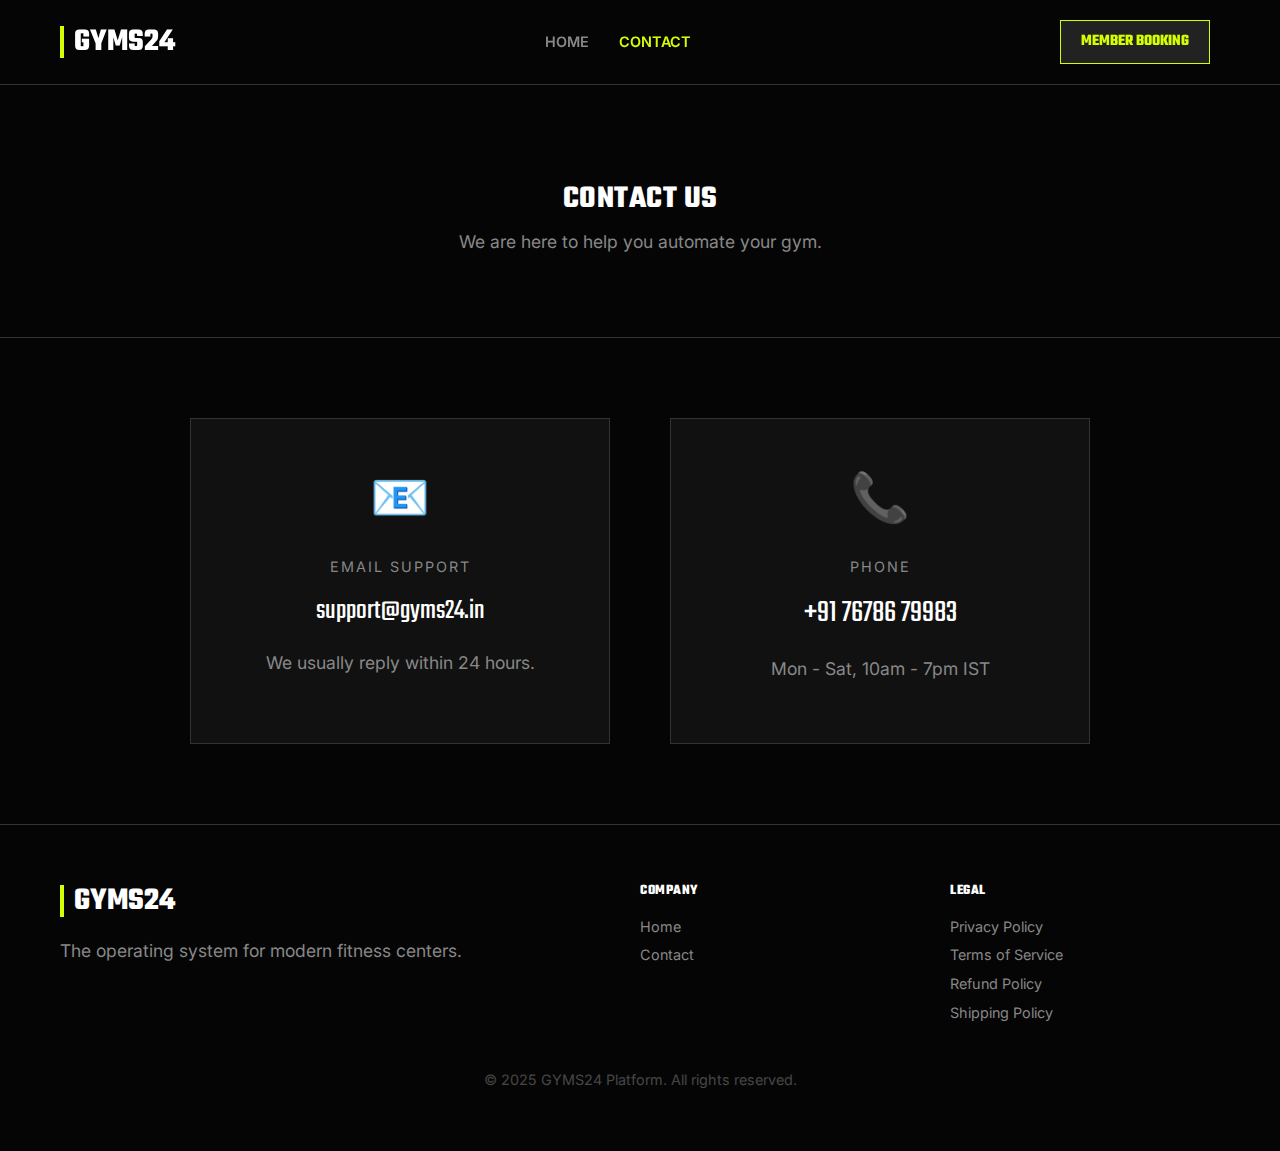
<file: contact.html>
<!DOCTYPE html>
<html lang="en">
<head>
    <meta charset="UTF-8">
    <meta name="viewport" content="width=device-width, initial-scale=1.0">
    <title>Contact Us | GYMS24</title>
    <link rel="preconnect" href="https://fonts.googleapis.com">
    <link href="https://fonts.googleapis.com/css2?family=Teko:wght@300;500;700&family=Inter:wght@300;400;600&family=Black+Ops+One&display=swap" rel="stylesheet">
    <link rel="stylesheet" href="style.css">
    <style>
        .page-header {
            padding: 100px 0 60px;
            text-align: center;
            border-bottom: var(--border);
        }
        .content-section {
            padding: 80px 0;
            min-height: 50vh;
        }
        .contact-grid {
            display: grid;
            grid-template-columns: 1fr 1fr;
            gap: 60px;
            max-width: 900px;
            margin: 0 auto;
        }
        .contact-card {
            background: var(--surface);
            padding: 40px;
            border: 1px solid #333;
            text-align: center;
            transition: 0.3s;
        }
        .contact-card:hover {
            border-color: var(--accent);
            transform: translateY(-5px);
        }
        .icon-large {
            font-size: 3rem;
            margin-bottom: 20px;
            color: var(--accent);
        }
        .contact-label {
            font-size: 0.9rem;
            text-transform: uppercase;
            letter-spacing: 2px;
            margin-bottom: 10px;
            color: var(--text-muted);
        }
        .contact-value {
            font-family: 'Teko', sans-serif;
            font-size: 2rem;
            color: #fff;
        }
        .contact-value-small {
            font-family: 'Inter', sans-serif;
            font-size: 1.1rem;
            color: #fff;
        }
        @media (max-width: 768px) {
            .contact-grid { grid-template-columns: 1fr; }
        }
    </style>
</head>
<body>

    <header>
        <div class="container nav-flex">
            <a href="index.html" class="logo">GYMS24</a>
            <div class="nav-links">
                <a href="index.html" class="link">Home</a>
                <a href="contact.html" class="link" style="color:var(--accent)">Contact</a>
            </div>
            <div class="auth-buttons">
                <a href="https://wa.me/917678679983" class="btn-member">Member Booking</a>
            </div>
        </div>
    </header>

    <div class="page-header">
        <div class="container">
            <h1>Contact Us</h1>
            <p>We are here to help you automate your gym.</p>
        </div>
    </div>

    <section class="content-section">
        <div class="container">
            <div class="contact-grid">

                <div class="contact-card">
                    <div class="icon-large">📧</div>
                    <div class="contact-label">Email Support</div>
                    <div class="contact-value" style="font-size: 1.8rem;">support@gyms24.in</div>
                    <p style="margin-top: 15px;">We usually reply within 24 hours.</p>
                </div>

                <div class="contact-card">
                    <div class="icon-large">📞</div>
                    <div class="contact-label">Phone</div>
                    <div class="contact-value">+91 76786 79983</div>
                    <p style="margin-top: 15px;">Mon - Sat, 10am - 7pm IST</p>
                </div>

            </div>
        </div>
    </section>

    <footer>
        <div class="container footer-grid">
            <div>
                <div class="logo" style="margin-bottom: 20px;">GYMS24</div>
                <p>The operating system for modern fitness centers.</p>
            </div>
            <div>
                <h4 style="color: #fff;">Company</h4>
                <ul style="line-height: 2;">
                    <li><a href="index.html">Home</a></li>
                    <li><a href="contact.html">Contact</a></li>
                </ul>
            </div>
            <div>
                <h4 style="color: #fff;">Legal</h4>
                <ul style="line-height: 2;">
                    <li><a href="privacy-policy.html">Privacy Policy</a></li>
                    <li><a href="terms.html">Terms of Service</a></li>
                    <li><a href="refund-policy.html">Refund Policy</a></li>
                    <li><a href="shipping-policy.html">Shipping Policy</a></li>
                </ul>
            </div>
        </div>
        <div class="container text-center" style="margin-top: 40px; opacity: 0.5;">
            &copy; 2025 GYMS24 Platform. All rights reserved.
        </div>
    </footer>

</body>
</html>
</file>
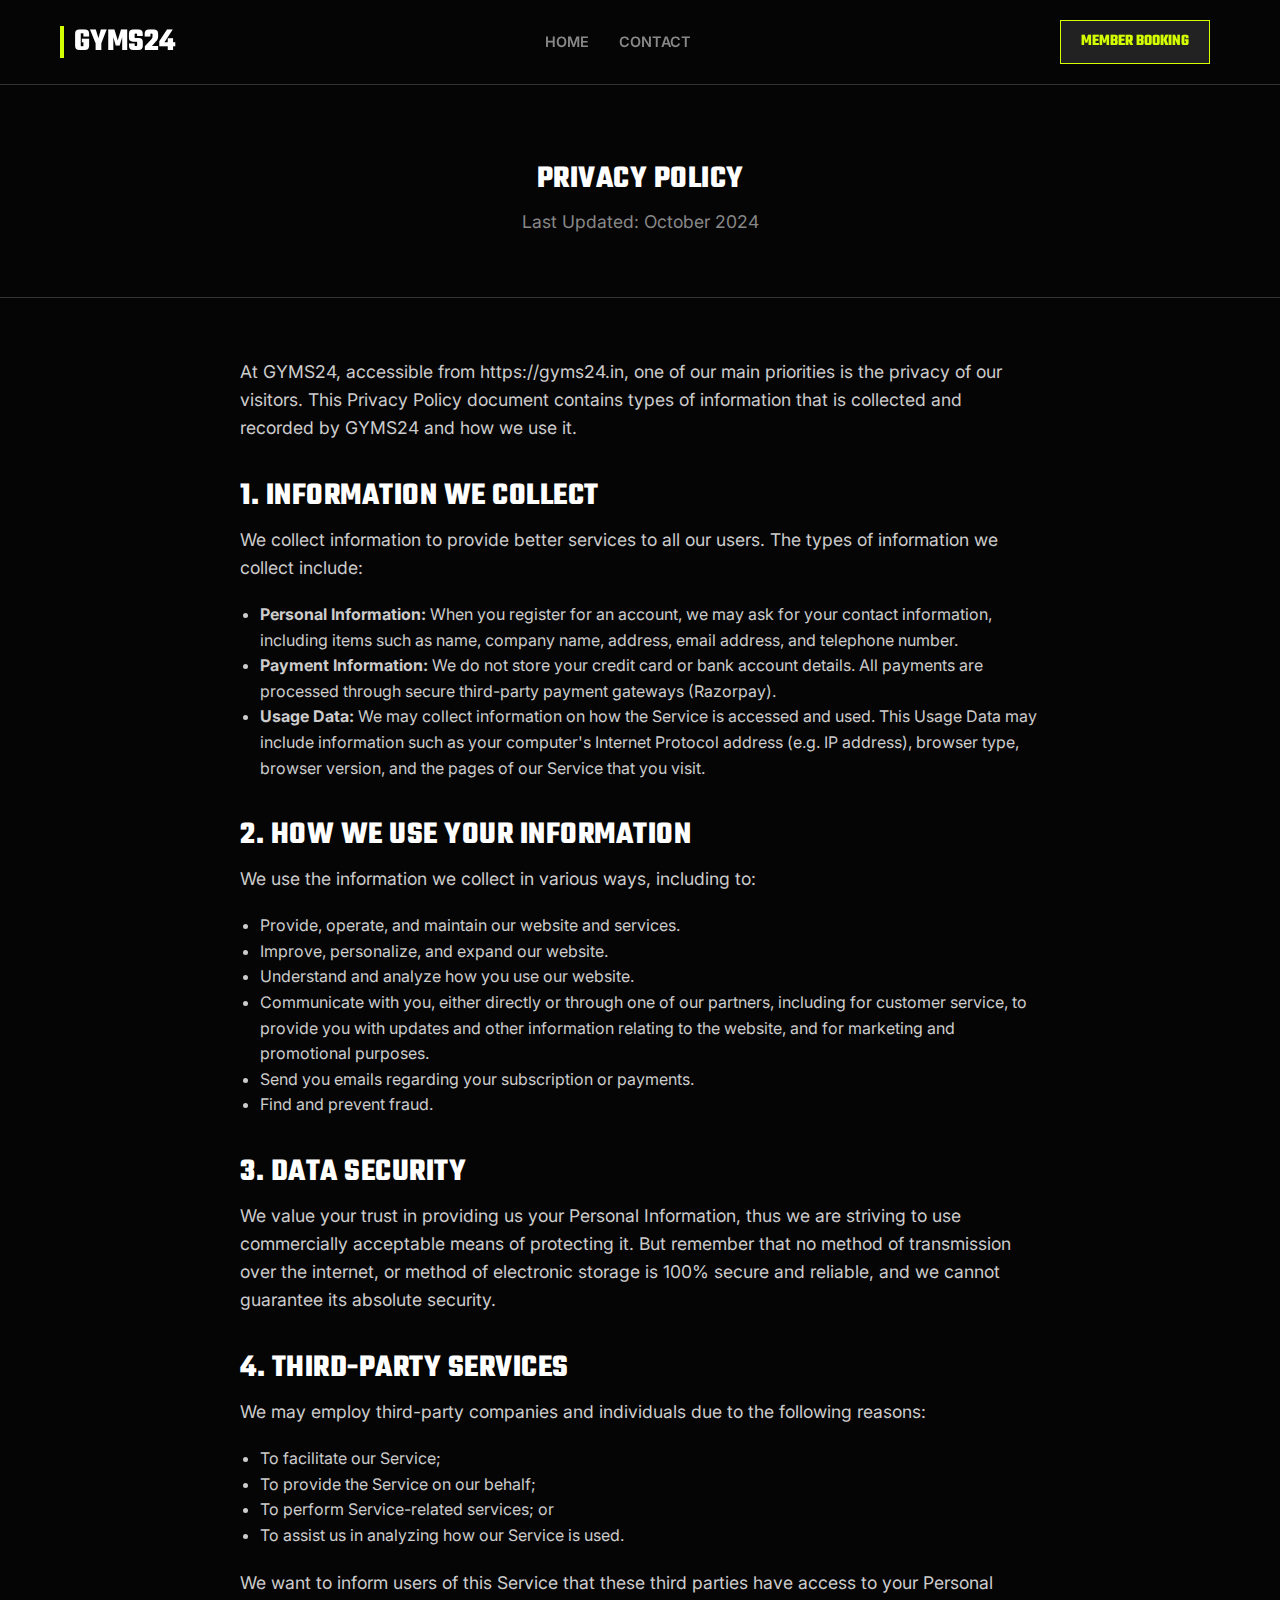
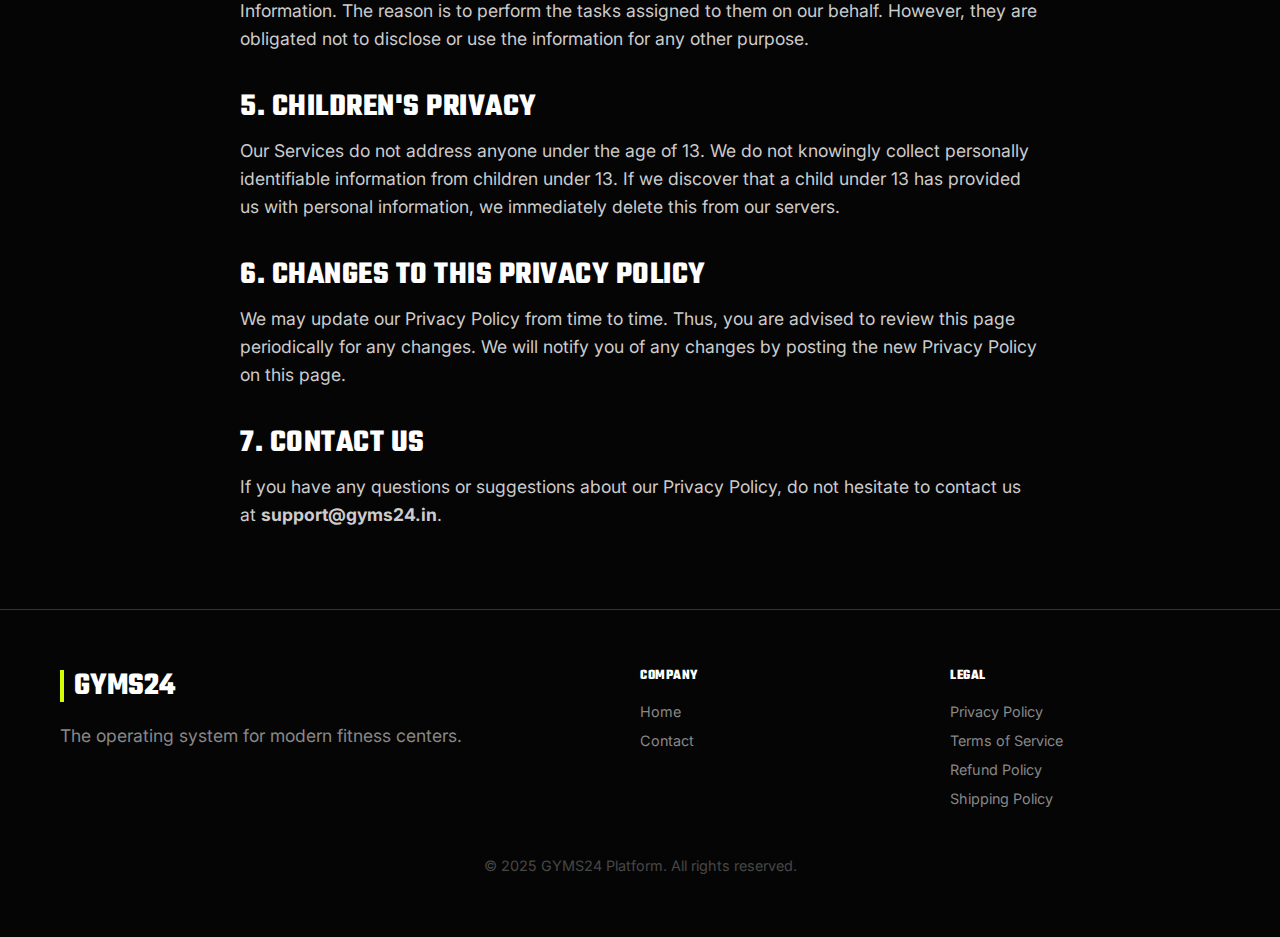
<file: privacy-policy.html>
<!DOCTYPE html>
<html lang="en">
<head>
    <meta charset="UTF-8">
    <meta name="viewport" content="width=device-width, initial-scale=1.0">
    <title>Privacy Policy | GYMS24</title>
    <link rel="preconnect" href="https://fonts.googleapis.com">
    <link href="https://fonts.googleapis.com/css2?family=Teko:wght@300;500;700&family=Inter:wght@300;400;600&family=Black+Ops+One&display=swap" rel="stylesheet">
    <link rel="stylesheet" href="style.css">
    <style>
        .page-header {
            padding: 80px 0 40px;
            border-bottom: var(--border);
        }
        .policy-content {
            padding: 60px 0;
            max-width: 800px;
            margin: 0 auto;
        }
        .policy-content h2 {
            font-size: 2rem;
            margin-top: 40px;
            color: #fff;
        }
        .policy-content p, .policy-content ul {
            margin-bottom: 20px;
            color: #ccc;
        }
        .policy-content ul {
            list-style: disc;
            padding-left: 20px;
        }
    </style>
</head>
<body>

    <header>
        <div class="container nav-flex">
            <a href="index.html" class="logo">GYMS24</a>
            <div class="nav-links">
                <a href="index.html" class="link">Home</a>
                <a href="contact.html" class="link">Contact</a>
            </div>
            <div class="auth-buttons">
                <a href="https://wa.me/917678679983" class="btn-member">Member Booking</a>
            </div>
        </div>
    </header>

    <div class="page-header">
        <div class="container text-center">
            <h1>Privacy Policy</h1>
            <p>Last Updated: October 2024</p>
        </div>
    </div>

    <section class="policy-content container">
        <p>At GYMS24, accessible from https://gyms24.in, one of our main priorities is the privacy of our visitors. This Privacy Policy document contains types of information that is collected and recorded by GYMS24 and how we use it.</p>

        <h2>1. Information We Collect</h2>
        <p>We collect information to provide better services to all our users. The types of information we collect include:</p>
        <ul>
            <li><strong>Personal Information:</strong> When you register for an account, we may ask for your contact information, including items such as name, company name, address, email address, and telephone number.</li>
            <li><strong>Payment Information:</strong> We do not store your credit card or bank account details. All payments are processed through secure third-party payment gateways (Razorpay).</li>
            <li><strong>Usage Data:</strong> We may collect information on how the Service is accessed and used. This Usage Data may include information such as your computer's Internet Protocol address (e.g. IP address), browser type, browser version, and the pages of our Service that you visit.</li>
        </ul>

        <h2>2. How We Use Your Information</h2>
        <p>We use the information we collect in various ways, including to:</p>
        <ul>
            <li>Provide, operate, and maintain our website and services.</li>
            <li>Improve, personalize, and expand our website.</li>
            <li>Understand and analyze how you use our website.</li>
            <li>Communicate with you, either directly or through one of our partners, including for customer service, to provide you with updates and other information relating to the website, and for marketing and promotional purposes.</li>
            <li>Send you emails regarding your subscription or payments.</li>
            <li>Find and prevent fraud.</li>
        </ul>

        <h2>3. Data Security</h2>
        <p>We value your trust in providing us your Personal Information, thus we are striving to use commercially acceptable means of protecting it. But remember that no method of transmission over the internet, or method of electronic storage is 100% secure and reliable, and we cannot guarantee its absolute security.</p>

        <h2>4. Third-Party Services</h2>
        <p>We may employ third-party companies and individuals due to the following reasons:</p>
        <ul>
            <li>To facilitate our Service;</li>
            <li>To provide the Service on our behalf;</li>
            <li>To perform Service-related services; or</li>
            <li>To assist us in analyzing how our Service is used.</li>
        </ul>
        <p>We want to inform users of this Service that these third parties have access to your Personal Information. The reason is to perform the tasks assigned to them on our behalf. However, they are obligated not to disclose or use the information for any other purpose.</p>

        <h2>5. Children's Privacy</h2>
        <p>Our Services do not address anyone under the age of 13. We do not knowingly collect personally identifiable information from children under 13. If we discover that a child under 13 has provided us with personal information, we immediately delete this from our servers.</p>

        <h2>6. Changes to This Privacy Policy</h2>
        <p>We may update our Privacy Policy from time to time. Thus, you are advised to review this page periodically for any changes. We will notify you of any changes by posting the new Privacy Policy on this page.</p>

        <h2>7. Contact Us</h2>
        <p>If you have any questions or suggestions about our Privacy Policy, do not hesitate to contact us at <strong>support@gyms24.in</strong>.</p>
    </section>

    <footer>
        <div class="container footer-grid">
            <div>
                <div class="logo" style="margin-bottom: 20px;">GYMS24</div>
                <p>The operating system for modern fitness centers.</p>
            </div>
            <div>
                <h4 style="color: #fff;">Company</h4>
                <ul style="line-height: 2;">
                    <li><a href="index.html">Home</a></li>
                    <li><a href="contact.html">Contact</a></li>
                </ul>
            </div>
            <div>
                <h4 style="color: #fff;">Legal</h4>
                <ul style="line-height: 2;">
                    <li><a href="privacy-policy.html">Privacy Policy</a></li>
                    <li><a href="terms.html">Terms of Service</a></li>
                    <li><a href="refund-policy.html">Refund Policy</a></li>
                    <li><a href="shipping-policy.html">Shipping Policy</a></li>
                </ul>
            </div>
        </div>
        <div class="container text-center" style="margin-top: 40px; opacity: 0.5;">
            &copy; 2025 GYMS24 Platform. All rights reserved.
        </div>
    </footer>

</body>
</html>
</file>
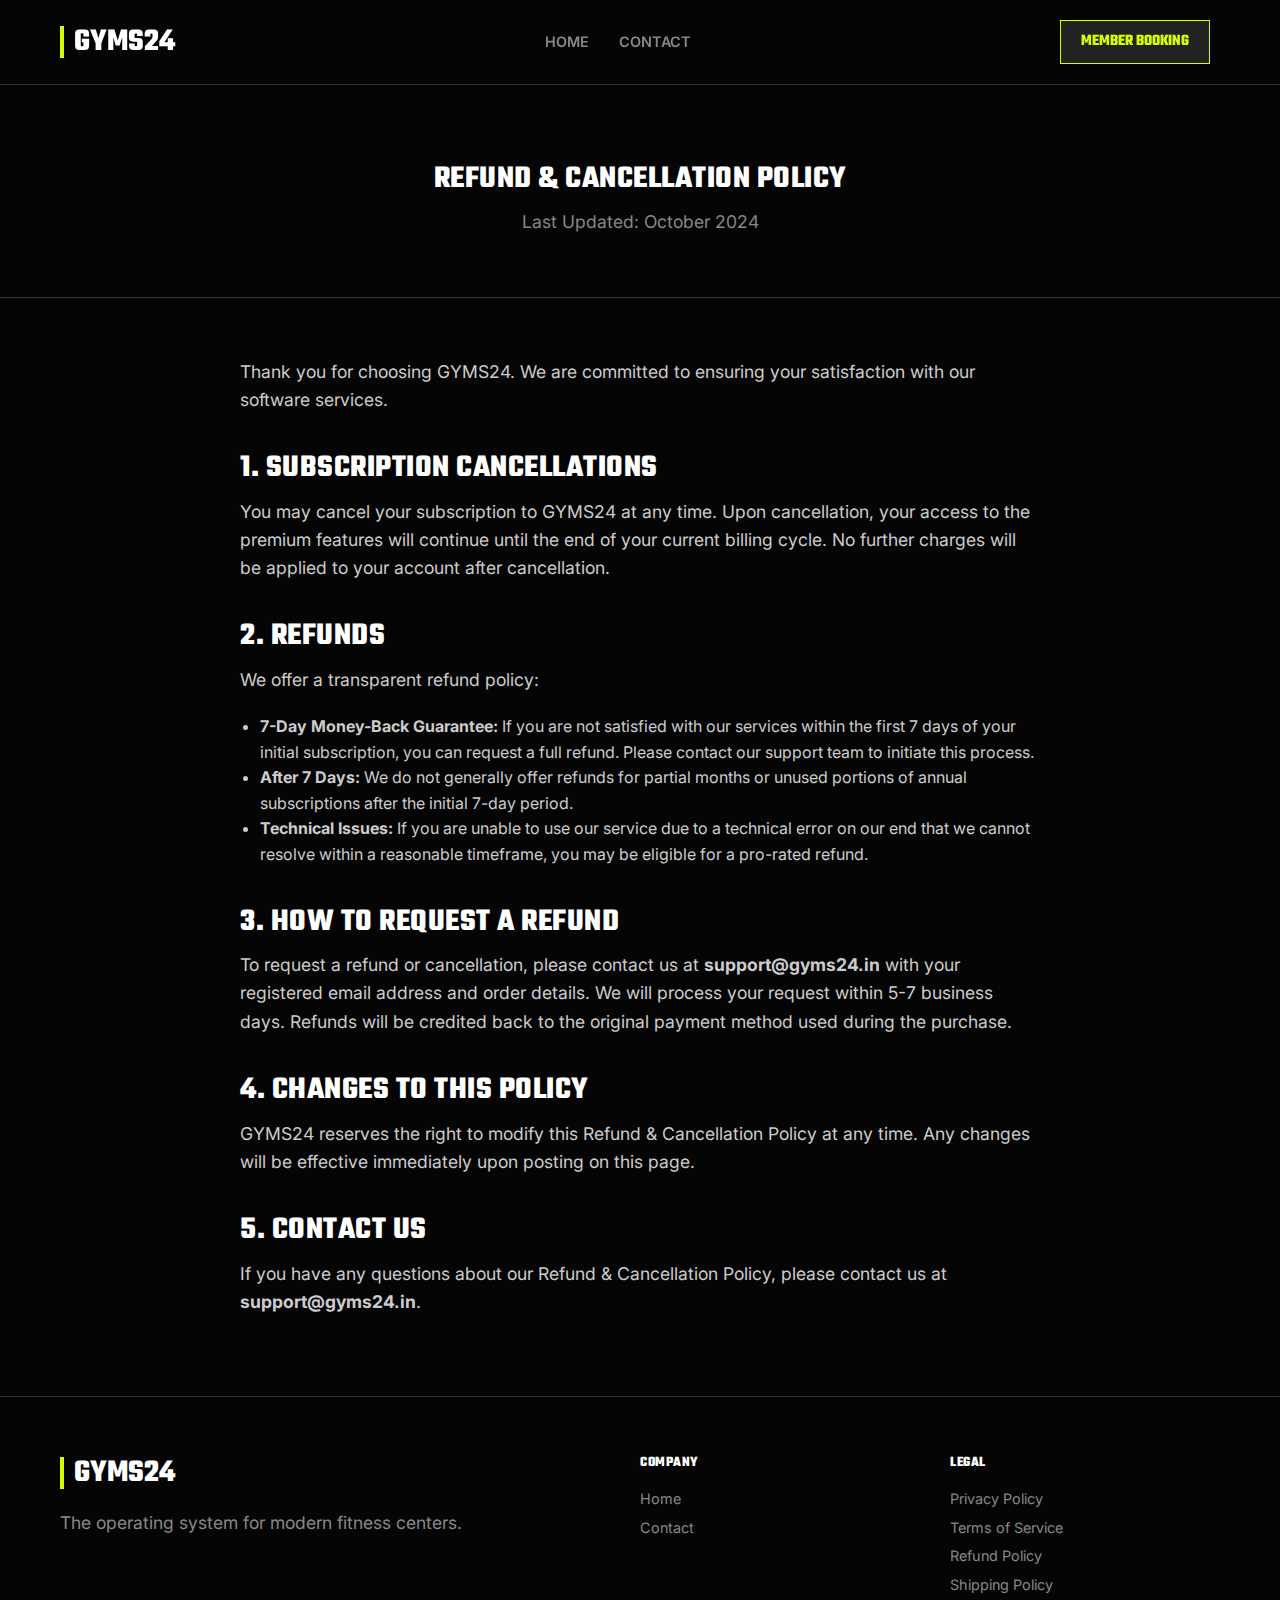
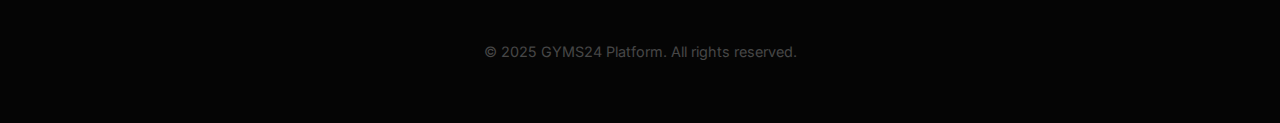
<file: refund-policy.html>
<!DOCTYPE html>
<html lang="en">
<head>
    <meta charset="UTF-8">
    <meta name="viewport" content="width=device-width, initial-scale=1.0">
    <title>Refund & Cancellation Policy | GYMS24</title>
    <link rel="preconnect" href="https://fonts.googleapis.com">
    <link href="https://fonts.googleapis.com/css2?family=Teko:wght@300;500;700&family=Inter:wght@300;400;600&family=Black+Ops+One&display=swap" rel="stylesheet">
    <link rel="stylesheet" href="style.css">
    <style>
        .page-header {
            padding: 80px 0 40px;
            border-bottom: var(--border);
        }
        .policy-content {
            padding: 60px 0;
            max-width: 800px;
            margin: 0 auto;
        }
        .policy-content h2 {
            font-size: 2rem;
            margin-top: 40px;
            color: #fff;
        }
        .policy-content p, .policy-content ul {
            margin-bottom: 20px;
            color: #ccc;
        }
        .policy-content ul {
            list-style: disc;
            padding-left: 20px;
        }
    </style>
</head>
<body>

    <header>
        <div class="container nav-flex">
            <a href="index.html" class="logo">GYMS24</a>
            <div class="nav-links">
                <a href="index.html" class="link">Home</a>
                <a href="contact.html" class="link">Contact</a>
            </div>
            <div class="auth-buttons">
                <a href="https://wa.me/917678679983" class="btn-member">Member Booking</a>
            </div>
        </div>
    </header>

    <div class="page-header">
        <div class="container text-center">
            <h1>Refund & Cancellation Policy</h1>
            <p>Last Updated: October 2024</p>
        </div>
    </div>

    <section class="policy-content container">
        <p>Thank you for choosing GYMS24. We are committed to ensuring your satisfaction with our software services.</p>

        <h2>1. Subscription Cancellations</h2>
        <p>You may cancel your subscription to GYMS24 at any time. Upon cancellation, your access to the premium features will continue until the end of your current billing cycle. No further charges will be applied to your account after cancellation.</p>

        <h2>2. Refunds</h2>
        <p>We offer a transparent refund policy:</p>
        <ul>
            <li><strong>7-Day Money-Back Guarantee:</strong> If you are not satisfied with our services within the first 7 days of your initial subscription, you can request a full refund. Please contact our support team to initiate this process.</li>
            <li><strong>After 7 Days:</strong> We do not generally offer refunds for partial months or unused portions of annual subscriptions after the initial 7-day period.</li>
            <li><strong>Technical Issues:</strong> If you are unable to use our service due to a technical error on our end that we cannot resolve within a reasonable timeframe, you may be eligible for a pro-rated refund.</li>
        </ul>

        <h2>3. How to Request a Refund</h2>
        <p>To request a refund or cancellation, please contact us at <strong>support@gyms24.in</strong> with your registered email address and order details. We will process your request within 5-7 business days. Refunds will be credited back to the original payment method used during the purchase.</p>

        <h2>4. Changes to This Policy</h2>
        <p>GYMS24 reserves the right to modify this Refund & Cancellation Policy at any time. Any changes will be effective immediately upon posting on this page.</p>

        <h2>5. Contact Us</h2>
        <p>If you have any questions about our Refund & Cancellation Policy, please contact us at <strong>support@gyms24.in</strong>.</p>
    </section>

    <footer>
        <div class="container footer-grid">
            <div>
                <div class="logo" style="margin-bottom: 20px;">GYMS24</div>
                <p>The operating system for modern fitness centers.</p>
            </div>
            <div>
                <h4 style="color: #fff;">Company</h4>
                <ul style="line-height: 2;">
                    <li><a href="index.html">Home</a></li>
                    <li><a href="contact.html">Contact</a></li>
                </ul>
            </div>
            <div>
                <h4 style="color: #fff;">Legal</h4>
                <ul style="line-height: 2;">
                    <li><a href="privacy-policy.html">Privacy Policy</a></li>
                    <li><a href="terms.html">Terms of Service</a></li>
                    <li><a href="refund-policy.html">Refund Policy</a></li>
                    <li><a href="shipping-policy.html">Shipping Policy</a></li>
                </ul>
            </div>
        </div>
        <div class="container text-center" style="margin-top: 40px; opacity: 0.5;">
            &copy; 2025 GYMS24 Platform. All rights reserved.
        </div>
    </footer>

</body>
</html>
</file>
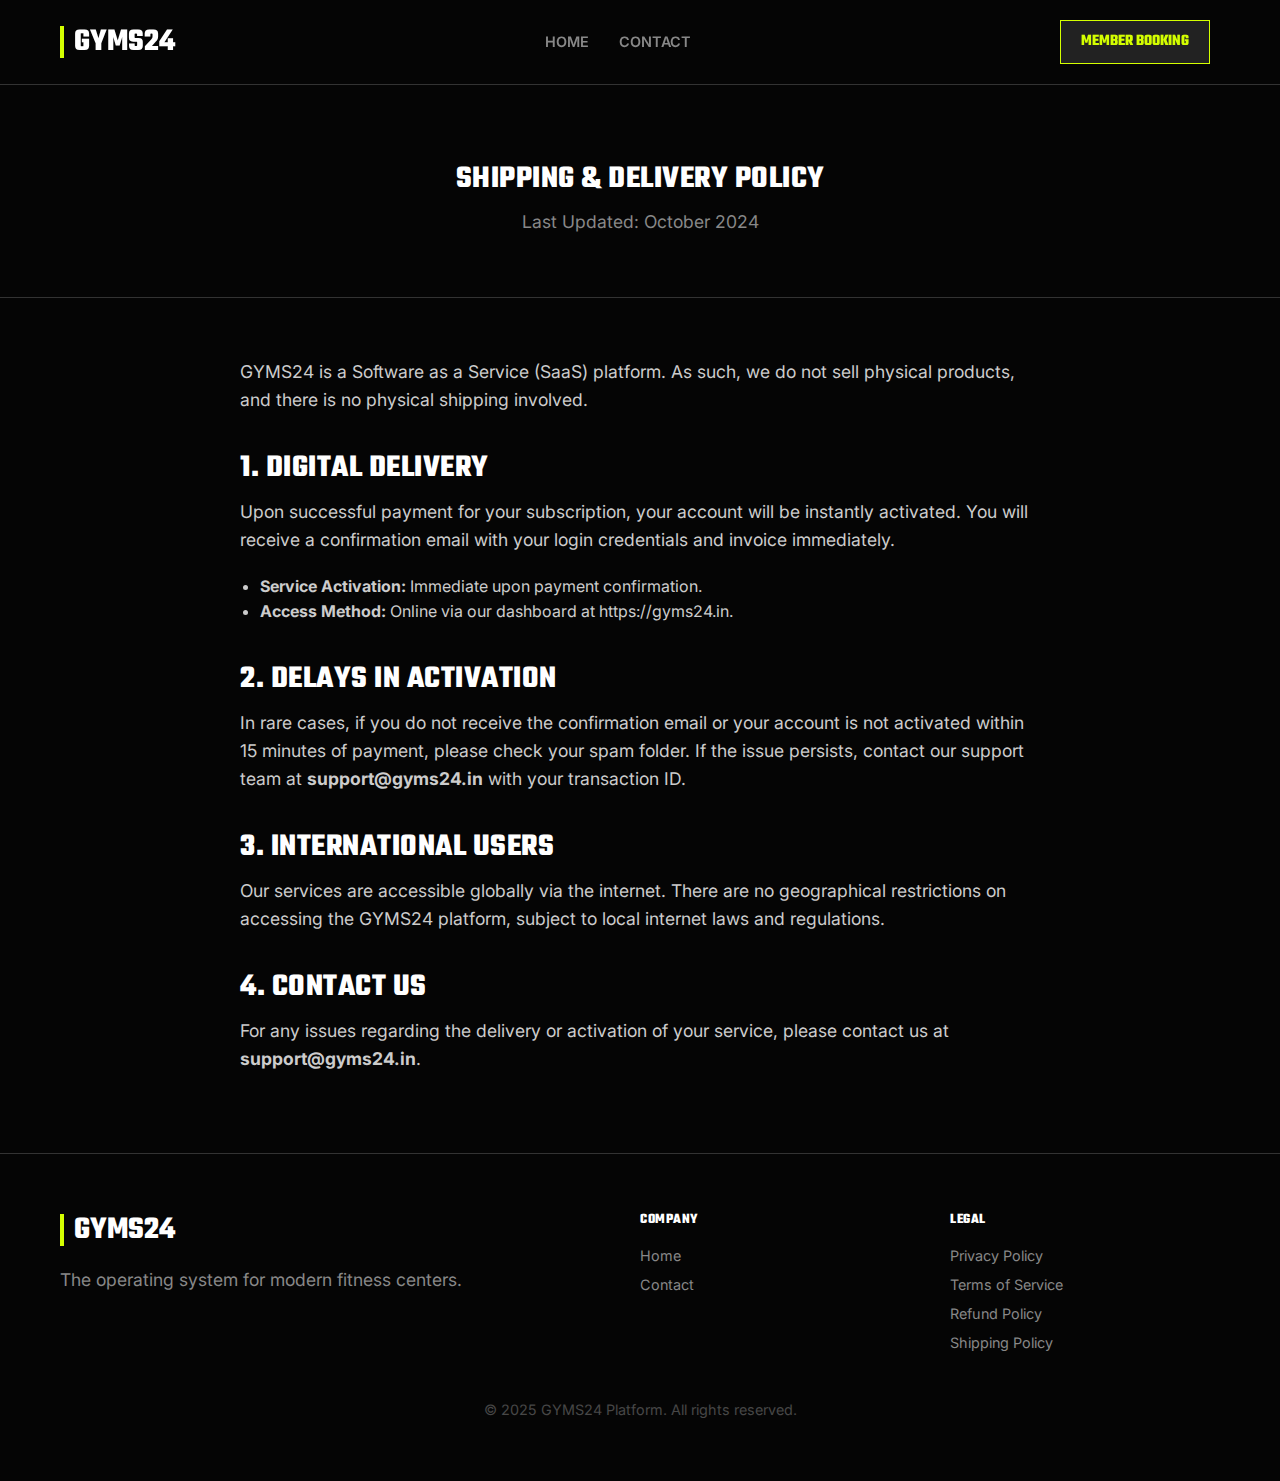
<file: shipping-policy.html>
<!DOCTYPE html>
<html lang="en">
<head>
    <meta charset="UTF-8">
    <meta name="viewport" content="width=device-width, initial-scale=1.0">
    <title>Shipping & Delivery Policy | GYMS24</title>
    <link rel="preconnect" href="https://fonts.googleapis.com">
    <link href="https://fonts.googleapis.com/css2?family=Teko:wght@300;500;700&family=Inter:wght@300;400;600&family=Black+Ops+One&display=swap" rel="stylesheet">
    <link rel="stylesheet" href="style.css">
    <style>
        .page-header {
            padding: 80px 0 40px;
            border-bottom: var(--border);
        }
        .policy-content {
            padding: 60px 0;
            max-width: 800px;
            margin: 0 auto;
        }
        .policy-content h2 {
            font-size: 2rem;
            margin-top: 40px;
            color: #fff;
        }
        .policy-content p, .policy-content ul {
            margin-bottom: 20px;
            color: #ccc;
        }
        .policy-content ul {
            list-style: disc;
            padding-left: 20px;
        }
    </style>
</head>
<body>

    <header>
        <div class="container nav-flex">
            <a href="index.html" class="logo">GYMS24</a>
            <div class="nav-links">
                <a href="index.html" class="link">Home</a>
                <a href="contact.html" class="link">Contact</a>
            </div>
            <div class="auth-buttons">
                <a href="https://wa.me/917678679983" class="btn-member">Member Booking</a>
            </div>
        </div>
    </header>

    <div class="page-header">
        <div class="container text-center">
            <h1>Shipping & Delivery Policy</h1>
            <p>Last Updated: October 2024</p>
        </div>
    </div>

    <section class="policy-content container">
        <p>GYMS24 is a Software as a Service (SaaS) platform. As such, we do not sell physical products, and there is no physical shipping involved.</p>

        <h2>1. Digital Delivery</h2>
        <p>Upon successful payment for your subscription, your account will be instantly activated. You will receive a confirmation email with your login credentials and invoice immediately.</p>
        <ul>
            <li><strong>Service Activation:</strong> Immediate upon payment confirmation.</li>
            <li><strong>Access Method:</strong> Online via our dashboard at https://gyms24.in.</li>
        </ul>

        <h2>2. Delays in Activation</h2>
        <p>In rare cases, if you do not receive the confirmation email or your account is not activated within 15 minutes of payment, please check your spam folder. If the issue persists, contact our support team at <strong>support@gyms24.in</strong> with your transaction ID.</p>

        <h2>3. International Users</h2>
        <p>Our services are accessible globally via the internet. There are no geographical restrictions on accessing the GYMS24 platform, subject to local internet laws and regulations.</p>

        <h2>4. Contact Us</h2>
        <p>For any issues regarding the delivery or activation of your service, please contact us at <strong>support@gyms24.in</strong>.</p>
    </section>

    <footer>
        <div class="container footer-grid">
            <div>
                <div class="logo" style="margin-bottom: 20px;">GYMS24</div>
                <p>The operating system for modern fitness centers.</p>
            </div>
            <div>
                <h4 style="color: #fff;">Company</h4>
                <ul style="line-height: 2;">
                    <li><a href="index.html">Home</a></li>
                    <li><a href="contact.html">Contact</a></li>
                </ul>
            </div>
            <div>
                <h4 style="color: #fff;">Legal</h4>
                <ul style="line-height: 2;">
                    <li><a href="privacy-policy.html">Privacy Policy</a></li>
                    <li><a href="terms.html">Terms of Service</a></li>
                    <li><a href="refund-policy.html">Refund Policy</a></li>
                    <li><a href="shipping-policy.html">Shipping Policy</a></li>
                </ul>
            </div>
        </div>
        <div class="container text-center" style="margin-top: 40px; opacity: 0.5;">
            &copy; 2025 GYMS24 Platform. All rights reserved.
        </div>
    </footer>

</body>
</html>
</file>
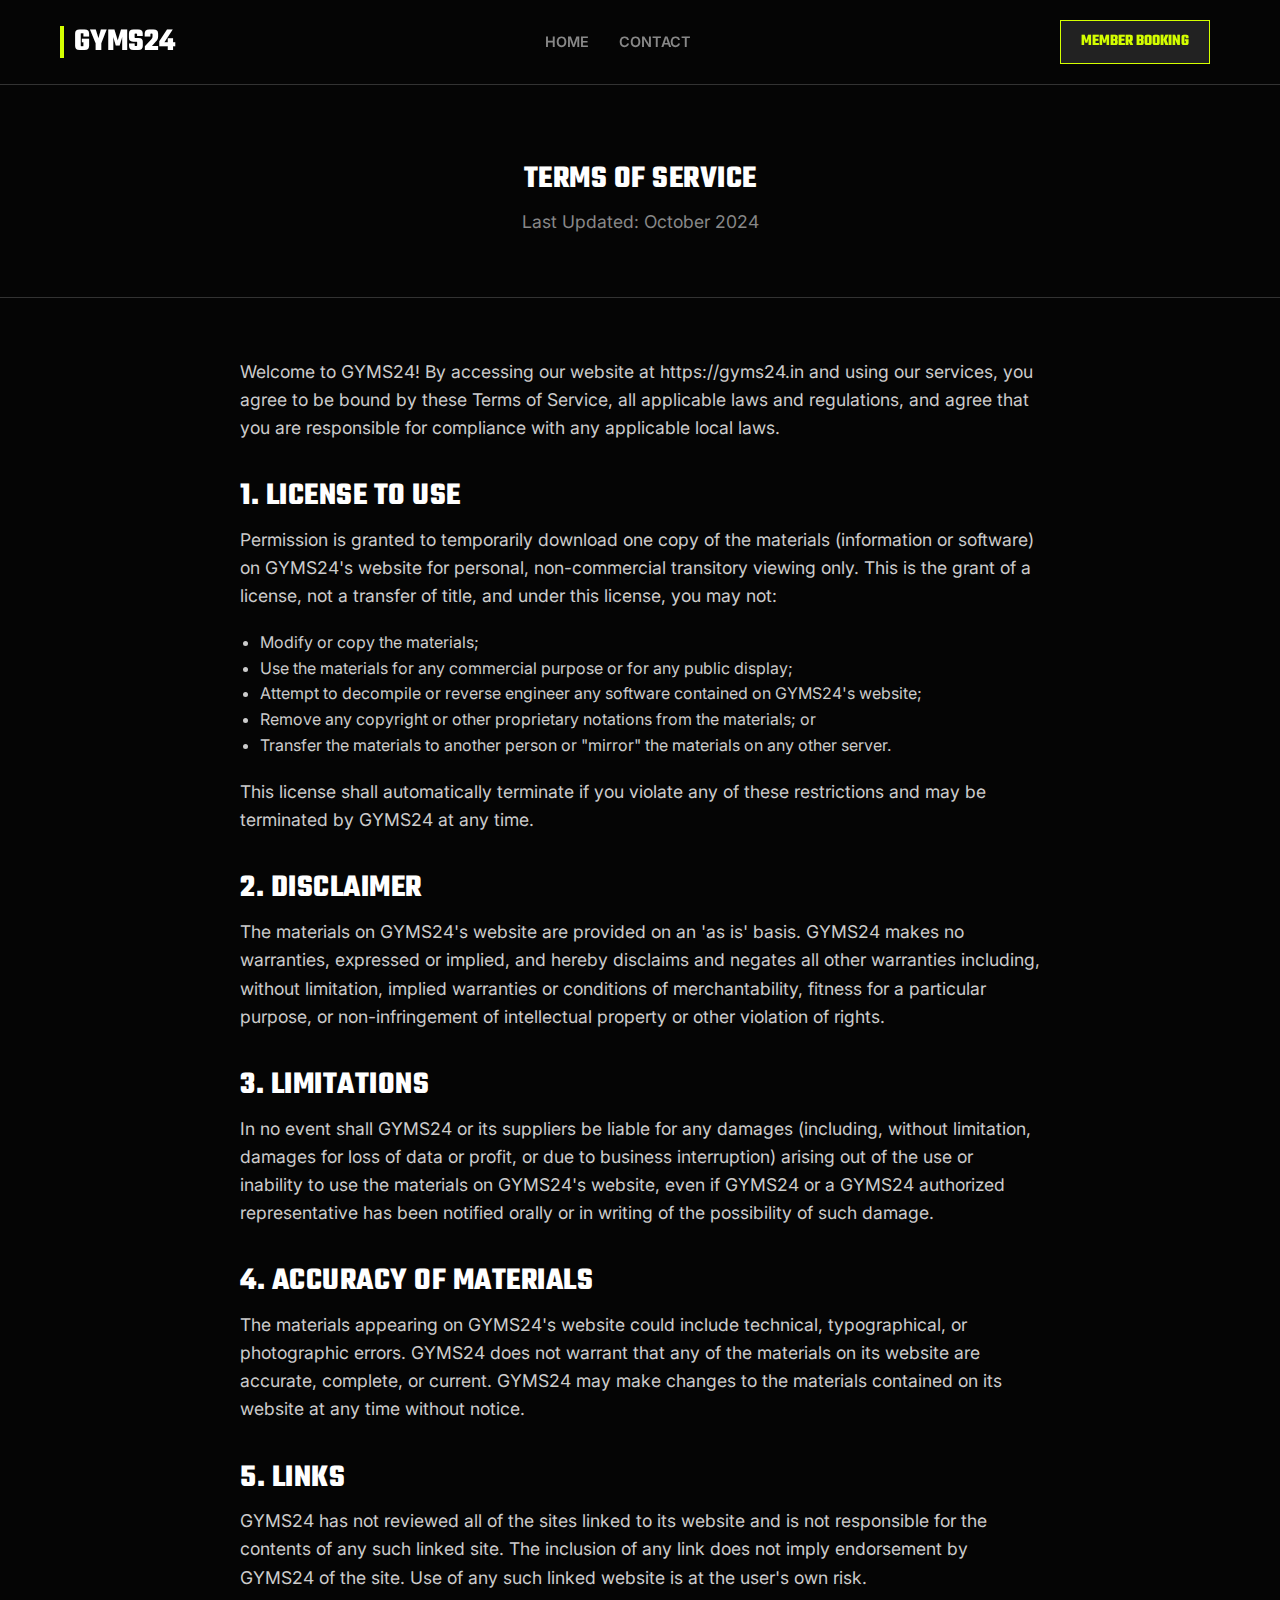
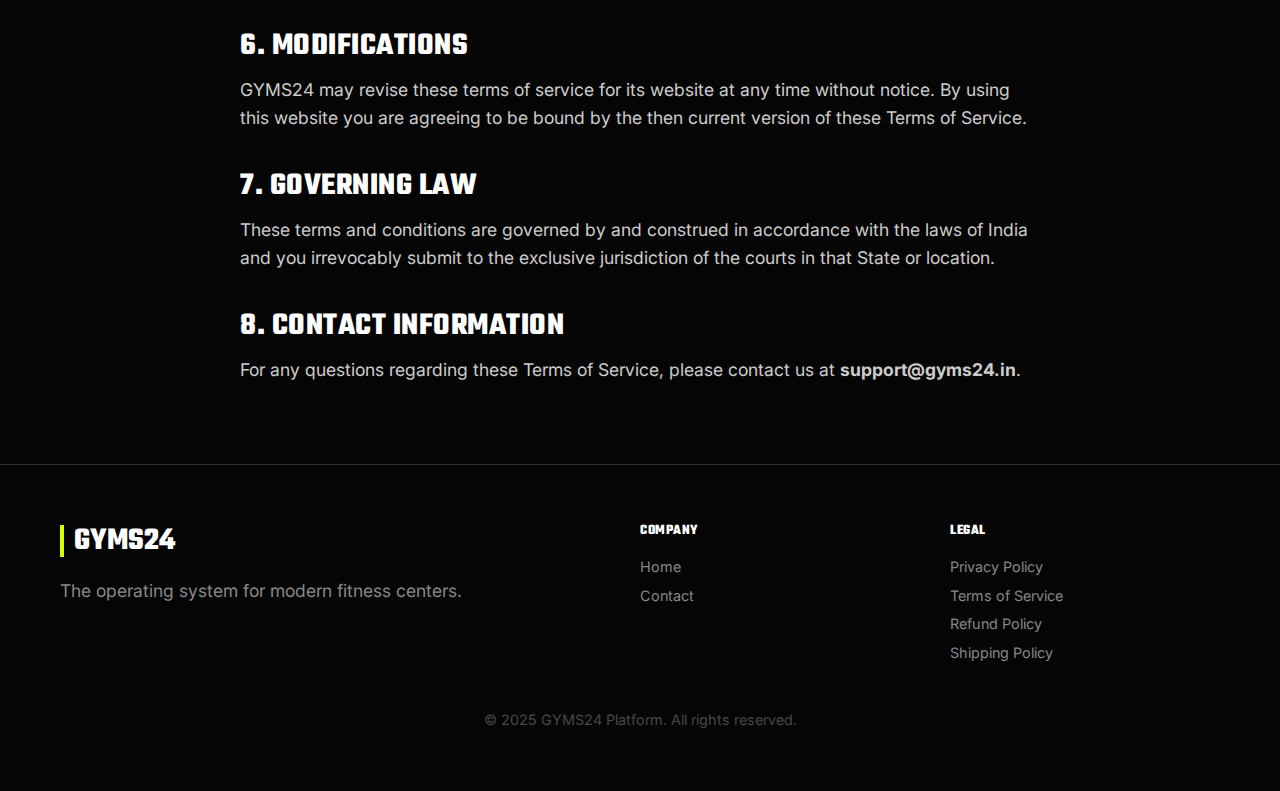
<file: terms.html>
<!DOCTYPE html>
<html lang="en">
<head>
    <meta charset="UTF-8">
    <meta name="viewport" content="width=device-width, initial-scale=1.0">
    <title>Terms of Service | GYMS24</title>
    <link rel="preconnect" href="https://fonts.googleapis.com">
    <link href="https://fonts.googleapis.com/css2?family=Teko:wght@300;500;700&family=Inter:wght@300;400;600&family=Black+Ops+One&display=swap" rel="stylesheet">
    <link rel="stylesheet" href="style.css">
    <style>
        .page-header {
            padding: 80px 0 40px;
            border-bottom: var(--border);
        }
        .policy-content {
            padding: 60px 0;
            max-width: 800px;
            margin: 0 auto;
        }
        .policy-content h2 {
            font-size: 2rem;
            margin-top: 40px;
            color: #fff;
        }
        .policy-content p, .policy-content ul {
            margin-bottom: 20px;
            color: #ccc;
        }
        .policy-content ul {
            list-style: disc;
            padding-left: 20px;
        }
    </style>
</head>
<body>

    <header>
        <div class="container nav-flex">
            <a href="index.html" class="logo">GYMS24</a>
            <div class="nav-links">
                <a href="index.html" class="link">Home</a>
                <a href="contact.html" class="link">Contact</a>
            </div>
            <div class="auth-buttons">
                <a href="https://wa.me/917678679983" class="btn-member">Member Booking</a>
            </div>
        </div>
    </header>

    <div class="page-header">
        <div class="container text-center">
            <h1>Terms of Service</h1>
            <p>Last Updated: October 2024</p>
        </div>
    </div>

    <section class="policy-content container">
        <p>Welcome to GYMS24! By accessing our website at https://gyms24.in and using our services, you agree to be bound by these Terms of Service, all applicable laws and regulations, and agree that you are responsible for compliance with any applicable local laws.</p>

        <h2>1. License to Use</h2>
        <p>Permission is granted to temporarily download one copy of the materials (information or software) on GYMS24's website for personal, non-commercial transitory viewing only. This is the grant of a license, not a transfer of title, and under this license, you may not:</p>
        <ul>
            <li>Modify or copy the materials;</li>
            <li>Use the materials for any commercial purpose or for any public display;</li>
            <li>Attempt to decompile or reverse engineer any software contained on GYMS24's website;</li>
            <li>Remove any copyright or other proprietary notations from the materials; or</li>
            <li>Transfer the materials to another person or "mirror" the materials on any other server.</li>
        </ul>
        <p>This license shall automatically terminate if you violate any of these restrictions and may be terminated by GYMS24 at any time.</p>

        <h2>2. Disclaimer</h2>
        <p>The materials on GYMS24's website are provided on an 'as is' basis. GYMS24 makes no warranties, expressed or implied, and hereby disclaims and negates all other warranties including, without limitation, implied warranties or conditions of merchantability, fitness for a particular purpose, or non-infringement of intellectual property or other violation of rights.</p>

        <h2>3. Limitations</h2>
        <p>In no event shall GYMS24 or its suppliers be liable for any damages (including, without limitation, damages for loss of data or profit, or due to business interruption) arising out of the use or inability to use the materials on GYMS24's website, even if GYMS24 or a GYMS24 authorized representative has been notified orally or in writing of the possibility of such damage.</p>

        <h2>4. Accuracy of Materials</h2>
        <p>The materials appearing on GYMS24's website could include technical, typographical, or photographic errors. GYMS24 does not warrant that any of the materials on its website are accurate, complete, or current. GYMS24 may make changes to the materials contained on its website at any time without notice.</p>

        <h2>5. Links</h2>
        <p>GYMS24 has not reviewed all of the sites linked to its website and is not responsible for the contents of any such linked site. The inclusion of any link does not imply endorsement by GYMS24 of the site. Use of any such linked website is at the user's own risk.</p>

        <h2>6. Modifications</h2>
        <p>GYMS24 may revise these terms of service for its website at any time without notice. By using this website you are agreeing to be bound by the then current version of these Terms of Service.</p>

        <h2>7. Governing Law</h2>
        <p>These terms and conditions are governed by and construed in accordance with the laws of India and you irrevocably submit to the exclusive jurisdiction of the courts in that State or location.</p>

        <h2>8. Contact Information</h2>
        <p>For any questions regarding these Terms of Service, please contact us at <strong>support@gyms24.in</strong>.</p>
    </section>

    <footer>
        <div class="container footer-grid">
            <div>
                <div class="logo" style="margin-bottom: 20px;">GYMS24</div>
                <p>The operating system for modern fitness centers.</p>
            </div>
            <div>
                <h4 style="color: #fff;">Company</h4>
                <ul style="line-height: 2;">
                    <li><a href="index.html">Home</a></li>
                    <li><a href="contact.html">Contact</a></li>
                </ul>
            </div>
            <div>
                <h4 style="color: #fff;">Legal</h4>
                <ul style="line-height: 2;">
                    <li><a href="privacy-policy.html">Privacy Policy</a></li>
                    <li><a href="terms.html">Terms of Service</a></li>
                    <li><a href="refund-policy.html">Refund Policy</a></li>
                    <li><a href="shipping-policy.html">Shipping Policy</a></li>
                </ul>
            </div>
        </div>
        <div class="container text-center" style="margin-top: 40px; opacity: 0.5;">
            &copy; 2025 GYMS24 Platform. All rights reserved.
        </div>
    </footer>

</body>
</html>
</file>
<file: style.css>
:root {
    --bg: #050505;
    --surface: #111111;
    --surface-highlight: #1a1a1a;
    --text: #ffffff;
    --text-muted: #888888;
    --accent: #D4FF00; /* Neon Volt */
    --danger: #ff3b3b;
    --border: 1px solid #333;
}

* {
    box-sizing: border-box;
    margin: 0;
    padding: 0;
}

body {
    background-color: var(--bg);
    color: var(--text);
    font-family: 'Inter', sans-serif;
    line-height: 1.6;
    overflow-x: hidden;
}

h1, h2, h3, h4 {
    font-family: 'Teko', sans-serif;
    text-transform: uppercase;
    line-height: 0.9;
    letter-spacing: 0.5px;
    margin-bottom: 15px;
}

h2 { font-size: 3.5rem; }
h3 { font-size: 2rem; }

p {
    color: var(--text-muted);
    font-size: 1.1rem;
    margin-bottom: 20px;
}

a { text-decoration: none; color: inherit; transition: 0.3s; }
ul { list-style: none; }

/* --- UTILITIES --- */
.container {
    max-width: 1200px;
    margin: 0 auto;
    padding: 0 20px;
}

.text-center { text-align: center; }
.highlight { color: var(--accent); }

.btn {
    display: inline-block;
    background: var(--accent);
    color: #000;
    padding: 14px 35px;
    font-family: 'Teko', sans-serif;
    font-size: 1.4rem;
    font-weight: 600;
    border: none;
    cursor: pointer;
    text-transform: uppercase;
    clip-path: polygon(15px 0, 100% 0, 100% calc(100% - 15px), calc(100% - 15px) 100%, 0 100%, 0 15px);
    transition: transform 0.2s, box-shadow 0.2s;
}

.btn:hover {
    transform: translateY(-2px);
    box-shadow: 0 0 25px rgba(212, 255, 0, 0.4);
}

.btn-outline {
    background: transparent;
    border: 1px solid var(--text);
    color: var(--text);
}
.btn-outline:hover {
    background: var(--text);
    color: #000;
}

/* UPDATED MEMBER BUTTON (Matches Theme) */
.btn-member {
    background: #222;
    color: var(--accent);
    font-family: 'Teko';
    text-transform: uppercase;
    font-weight: bold;
    padding: 8px 20px;
    border: 1px solid var(--accent);
    margin-right: 10px;
}
.btn-member:hover {
    background: var(--accent);
    color: #000;
    box-shadow: 0 0 15px rgba(212, 255, 0, 0.3);
}

/* --- HEADER --- */
header {
    padding: 20px 0;
    border-bottom: var(--border);
    position: sticky;
    top: 0;
    background: rgba(5, 5, 5, 0.95);
    backdrop-filter: blur(10px);
    z-index: 100;
}
.nav-flex {
    display: flex;
    justify-content: space-between;
    align-items: center;
}
.logo {
    font-size: 2rem;
    font-weight: 700;
    font-family: 'Teko', sans-serif;
    color: #fff;
    border-left: 4px solid var(--accent);
    padding-left: 10px;
    line-height: 1;
}
.nav-links {
    display: flex;
    gap: 30px;
    align-items: center;
}
.nav-links a.link {
    font-size: 0.9rem;
    font-weight: 600;
    text-transform: uppercase;
    color: var(--text-muted);
}
.nav-links a.link:hover { color: var(--accent); }

.auth-buttons {
    display: flex;
    align-items: center;
}

/* --- HERO --- */
.hero {
    padding: 100px 0;
    border-bottom: var(--border);
    overflow: hidden;
}
.hero-grid {
    display: grid;
    grid-template-columns: 1.2fr 0.8fr;
    gap: 60px;
    align-items: center;
}
.hero h1 {
    font-size: clamp(3.5rem, 6vw, 5.5rem);
    margin-bottom: 25px;
}
.btn-group { display: flex; gap: 20px; margin-top: 20px; }

/* Chat Mockup */
.chat-device {
    background: #1a1a1a;
    padding: 15px;
    border-radius: 20px;
    border: 1px solid #333;
    box-shadow: 0 30px 60px rgba(0,0,0,0.8);
    transform: rotate(-2deg);
}
.chat-screen {
    background: #0f0f0f;
    border-radius: 12px;
    padding: 20px;
    display: flex;
    flex-direction: column;
    gap: 15px;
}
.msg {
    padding: 12px 18px;
    border-radius: 8px;
    font-size: 0.9rem;
    max-width: 85%;
}
.msg-l { background: #222; color: #fff; align-self: flex-start; }
.msg-r { background: var(--accent); color: #000; align-self: flex-end; font-weight: 600; }

/* --- TRUSTED BY --- */
.trusted-by {
    padding: 50px 0;
    border-bottom: var(--border);
    background: #0a0a0a;
    overflow: hidden;
    position: relative;
}

.trusted-label {
    text-align: center;
    font-size: 0.8rem;
    text-transform: uppercase;
    letter-spacing: 3px;
    color: #444;
    margin-bottom: 30px;
    font-weight: 700;
}

.marquee-wrapper {
    display: flex;
    width: 100%;
    overflow: hidden;
    mask-image: linear-gradient(to right, transparent, black 20%, black 80%, transparent);
}

.marquee-content {
    display: flex;
    gap: 60px;
    animation: scroll 20s linear infinite;
    min-width: 100%;
    align-items: center;
    justify-content: space-around;
}

@keyframes scroll {
    0% { transform: translateX(0); }
    100% { transform: translateX(-100%); }
}

.gym-logo {
    font-size: 2rem;
    color: #fff;
    opacity: 0.5;
    font-weight: 700;
    white-space: nowrap;
    transition: 0.3s;
    cursor: default;
}
.gym-logo:hover { opacity: 1; color: var(--accent); }
.logo-fitbull { font-family: 'Black Ops One', system-ui; letter-spacing: 2px; transform: scale(1.2); opacity: 0.8; }
.logo-iron { font-family: 'Teko'; letter-spacing: -1px; font-weight: 300; }
.logo-metro { font-family: 'Inter'; font-weight: 800; font-style: italic; }
.logo-titan { font-family: 'Teko'; letter-spacing: 5px; }
.logo-muscle { font-family: serif; font-weight: 900; }

/* --- REDESIGNED COMPARISON (Why Switch) --- */
.comparison {
    padding: 120px 0;
    border-bottom: var(--border);
    background: radial-gradient(circle at 50% 50%, #111 0%, #050505 70%);
}
.comp-grid {
    display: grid;
    grid-template-columns: 1fr 1fr;
    gap: 0;
    margin-top: 60px;
    align-items: center;
    max-width: 1000px;
    margin-left: auto;
    margin-right: auto;
}

/* OLD WAY CARD */
.comp-card-old {
    background: #0a0a0a;
    border: 2px dashed #333;
    padding: 50px 40px;
    opacity: 0.7;
    transform: scale(0.95);
    transition: 0.3s;
    position: relative;
    z-index: 1;
}
.comp-card-old:hover { opacity: 1; }
.comp-card-old h3 { color: #888; font-size: 2rem; margin-bottom: 30px; }

.comp-list-old li {
    color: #666;
    margin-bottom: 15px;
    font-size: 1.1rem;
    display: flex;
    align-items: center;
    gap: 15px;
    text-decoration: none;
}
.comp-list-old li span {
    color: var(--danger);
    font-weight: bold;
    text-decoration: none;
    font-size: 1.2rem;
}

/* NEW WAY CARD */
.comp-card-new {
    background: #000;
    border: 2px solid var(--accent);
    padding: 60px 50px;
    box-shadow: 0 0 40px rgba(212, 255, 0, 0.15);
    transform: scale(1.05);
    position: relative;
    z-index: 2;
}
.comp-card-new h3 { color: #fff; font-size: 3rem; margin-bottom: 30px; }
.comp-card-new .badge {
    position: absolute;
    top: -15px; right: 30px;
    background: var(--accent);
    color: #000;
    font-weight: bold;
    padding: 5px 15px;
    text-transform: uppercase;
    font-family: 'Teko';
    font-size: 1.2rem;
}

.comp-list-new li {
    color: #fff;
    margin-bottom: 20px;
    font-size: 1.2rem;
    display: flex;
    align-items: center;
    gap: 15px;
    font-weight: 600;
}
.comp-list-new li span {
    color: var(--accent);
    background: rgba(212, 255, 0, 0.1);
    width: 30px; height: 30px;
    border-radius: 50%;
    display: flex;
    align-items: center;
    justify-content: center;
    font-size: 1rem;
}

/* ICON STYLING */
.comp-icon {
    width: 60px; height: 60px;
    margin-bottom: 10px;
    display: flex;
    align-items: center;
    justify-content: center;
    border-radius: 10px;
}
.icon-chaos {
    background: rgba(255, 59, 59, 0.1);
    border: 1px solid var(--danger);
}
.icon-system {
    background: rgba(212, 255, 0, 0.1);
    border: 1px solid var(--accent);
    box-shadow: 0 0 10px rgba(212, 255, 0, 0.3);
}
.icon-svg {
    width: 30px; height: 30px;
    fill: currentColor;
}

/* --- FEATURES: USER FLOW (Zero Friction) --- */
.feature-section { padding: 100px 0; }
.feature-row { display: grid; grid-template-columns: 1fr 1fr; gap: 60px; align-items: center; margin-bottom: 100px; }
.feature-row.reverse { direction: rtl; }
.feature-row.reverse .feature-text { direction: ltr; }
.step-num { font-family: 'Teko'; font-size: 4rem; color: #222; line-height: 1; }

/* --- CUSTOM GRAPHICS (Zero Friction) --- */
.graphic-container { background: radial-gradient(circle at center, #1a1a1a 0%, #050505 100%); height: 350px; border: 1px solid #333; border-radius: 10px; display: flex; align-items: center; justify-content: center; position: relative; overflow: hidden; }
.g-chat-bubble { background: #222; border: 1px solid #444; padding: 20px; border-radius: 20px 20px 20px 0; width: 200px; box-shadow: 0 10px 30px rgba(0,0,0,0.5); position: relative; }
.g-chat-bubble::after { content: ''; position: absolute; top: -10px; right: -10px; width: 20px; height: 20px; background: var(--accent); border-radius: 50%; box-shadow: 0 0 10px var(--accent); }
.g-line { height: 8px; background: #444; margin-bottom: 10px; border-radius: 4px; }
.g-line.short { width: 60%; }
.g-pay-card { background: linear-gradient(135deg, #111, #222); border: 1px solid var(--accent); width: 240px; height: 140px; border-radius: 15px; padding: 20px; display: flex; flex-direction: column; justify-content: space-between; box-shadow: 0 0 20px rgba(212, 255, 0, 0.1); position: relative; }
.g-check-circle { width: 40px; height: 40px; background: var(--accent); border-radius: 50%; display: flex; align-items: center; justify-content: center; font-weight: bold; font-size: 1.5rem; color: #000; position: absolute; top: -15px; right: -15px; }
.g-pay-text { font-family: 'Teko'; font-size: 2rem; color: #fff; }
.g-pass-ticket { background: #fff; color: #000; width: 200px; padding: 20px; text-align: center; border-radius: 5px; position: relative; clip-path: polygon(0 0, 100% 0, 100% 100%, 0 100%); }
.g-pass-ticket::before, .g-pass-ticket::after { content: ''; position: absolute; top: 50%; width: 20px; height: 20px; background: #1a1a1a; border-radius: 50%; }
.g-pass-ticket::before { left: -10px; }
.g-pass-ticket::after { right: -10px; }
.g-code { font-family: 'Teko'; font-size: 2.5rem; font-weight: 700; letter-spacing: 2px; border: 2px dashed #000; padding: 5px; margin: 10px 0; }

/* --- NEW SECTION: DIRECT BOOKING LINE --- */
.direct-booking {
    background: #000;
    padding: 80px 0;
    border-top: var(--border);
    border-bottom: var(--border);
}
.phone-display {
    font-family: 'Teko';
    font-size: clamp(3rem, 6vw, 6rem);
    color: var(--accent);
    margin: 20px 0;
    border: 2px dashed #333;
    display: inline-block;
    padding: 10px 40px;
    letter-spacing: 5px;
    background: rgba(20, 20, 20, 0.5);
}
.icon-phone {
    font-size: 0.6em;
    vertical-align: middle;
    margin-right: 20px;
}

/* --- FEATURES: OWNER DASHBOARD --- */
.owner-showcase { background: #111; padding: 100px 0; border-top: var(--border); border-bottom: var(--border); }
.dashboard-ui { background: #000; border: 1px solid #333; padding: 30px; margin-top: 50px; box-shadow: 0 0 50px rgba(0,0,0,0.5); }
.ui-grid { display: grid; grid-template-columns: repeat(3, 1fr); gap: 20px; margin-bottom: 30px; }
.ui-stat { border: 1px solid #333; padding: 20px; text-align: center; }
.ui-val { font-family: 'Teko'; font-size: 2.5rem; color: var(--accent); display: block; }
.ui-label { font-size: 0.8rem; text-transform: uppercase; letter-spacing: 1px; }
.code-checker { display: flex; gap: 10px; background: #111; padding: 20px; border: 1px dashed #444; }

/* --- PRICING --- */
.pricing { padding: 100px 0; }
.pricing-grid { display: grid; grid-template-columns: repeat(auto-fit, minmax(300px, 1fr)); gap: 30px; margin-top: 60px; }
.price-card { background: var(--surface); border: 1px solid #333; padding: 40px; transition: 0.3s; }
.price-card:hover { border-color: var(--accent); transform: translateY(-10px); }
.price-header { font-size: 1.5rem; color: var(--text-muted); text-transform: uppercase; }
.price-amount { font-family: 'Teko'; font-size: 3.5rem; color: #fff; line-height: 1; margin: 10px 0; }
.price-amount span { font-size: 1rem; color: var(--text-muted); }

/* --- FOOTER --- */
.big-cta { padding: 120px 0; text-align: center; background: radial-gradient(circle at center, #1a1a1a 0%, #050505 100%); }
footer { padding: 60px 0; border-top: var(--border); color: var(--text-muted); font-size: 0.9rem; }
.footer-grid { display: grid; grid-template-columns: 2fr 1fr 1fr; gap: 40px; }

/* --- RESPONSIVE --- */
@media (max-width: 768px) {
    .hero-grid, .feature-row, .comp-grid, .faq-grid, .footer-grid, .ui-grid { grid-template-columns: 1fr; }
    .nav-links { display: none; }
    .hero h1 { font-size: 3rem; }
    .feature-row.reverse { direction: ltr; }
    .comp-card-new { transform: scale(1); margin-top: 20px; }
    .phone-display { font-size: 2rem; padding: 10px; letter-spacing: 2px; }
}
</file>
